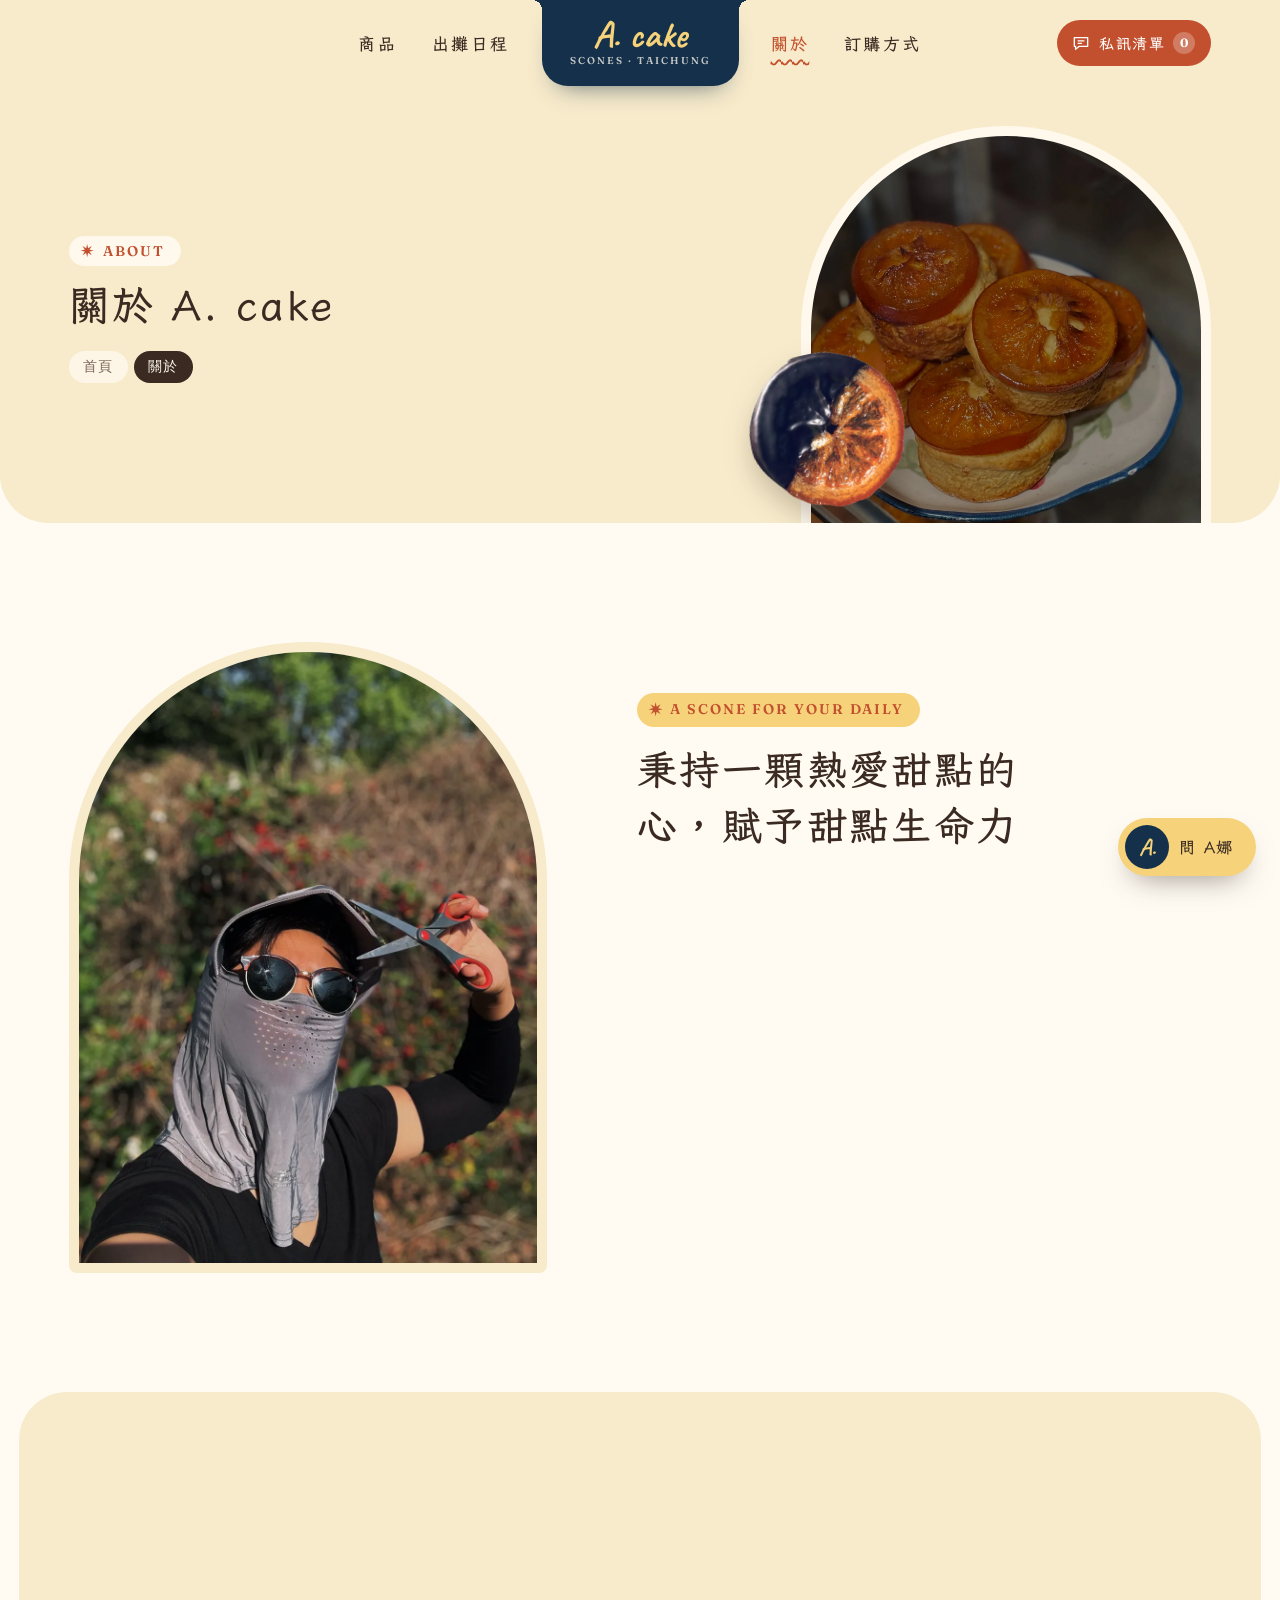
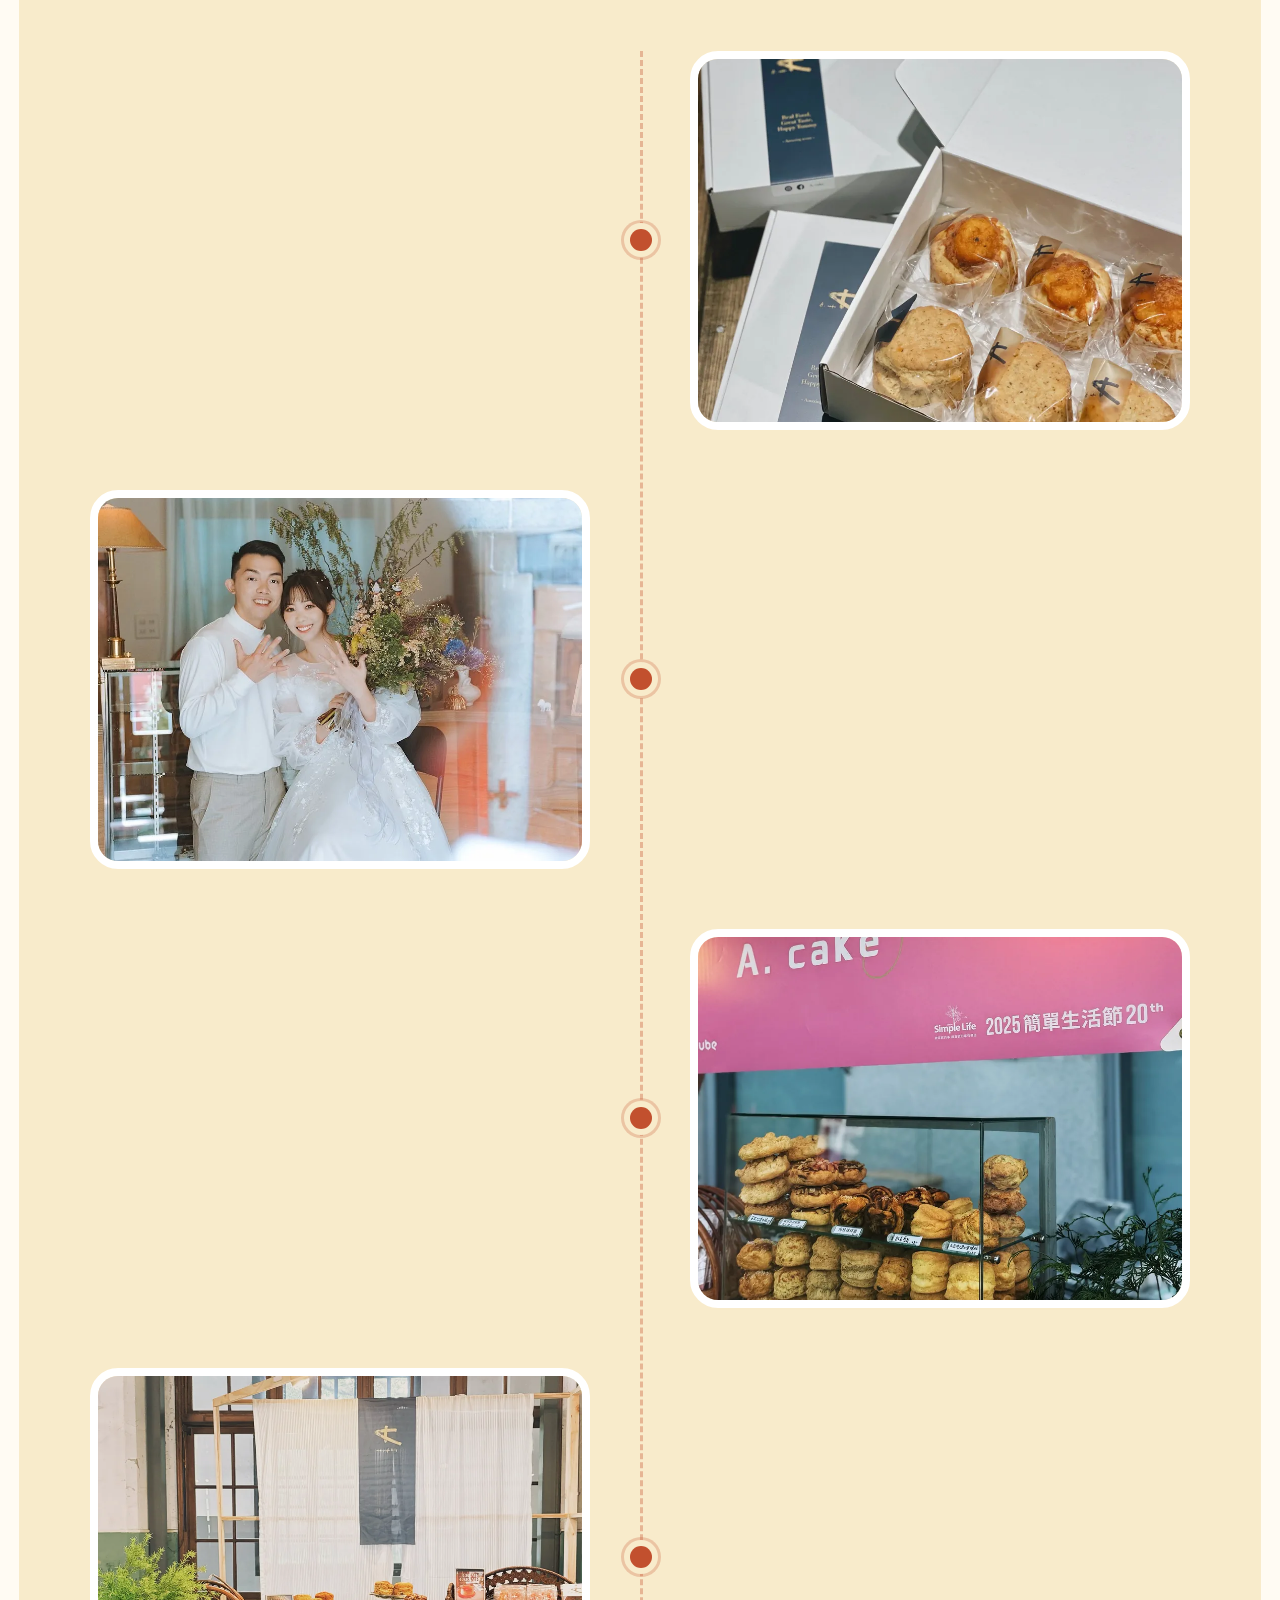
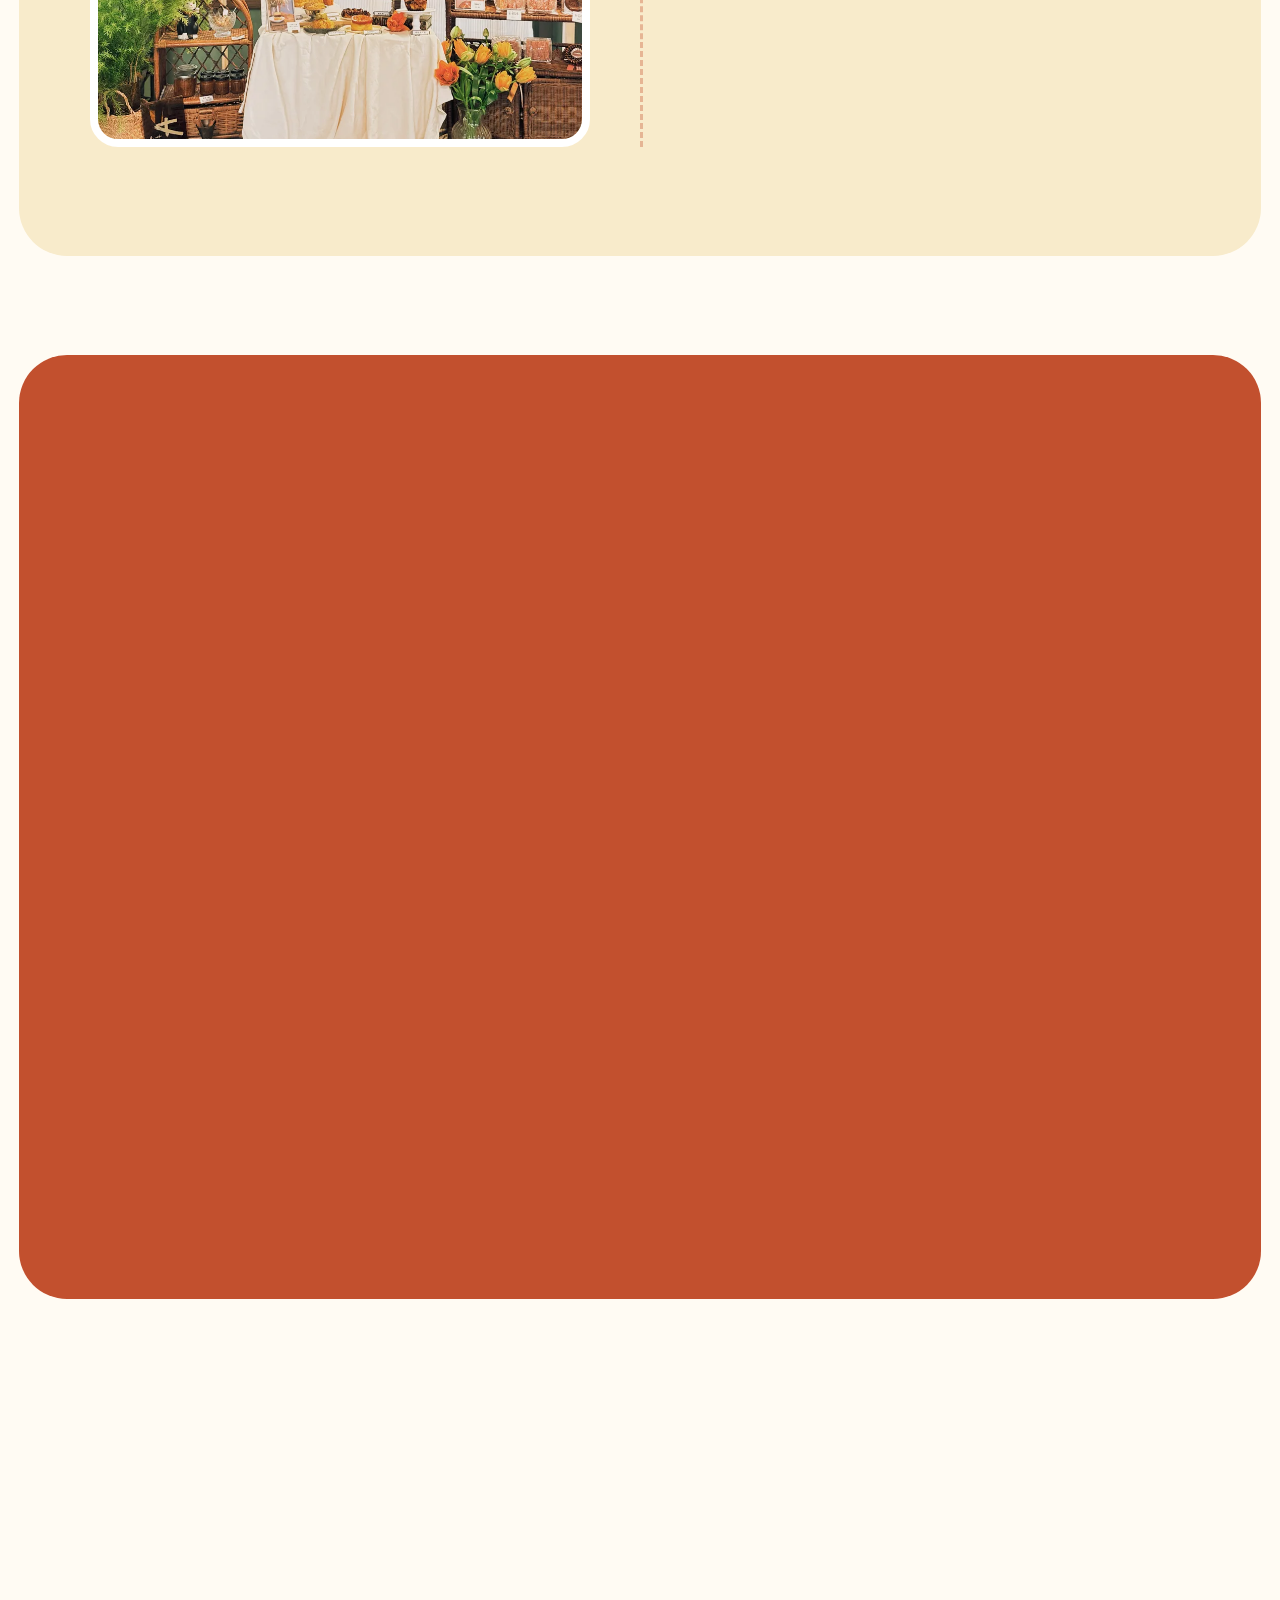
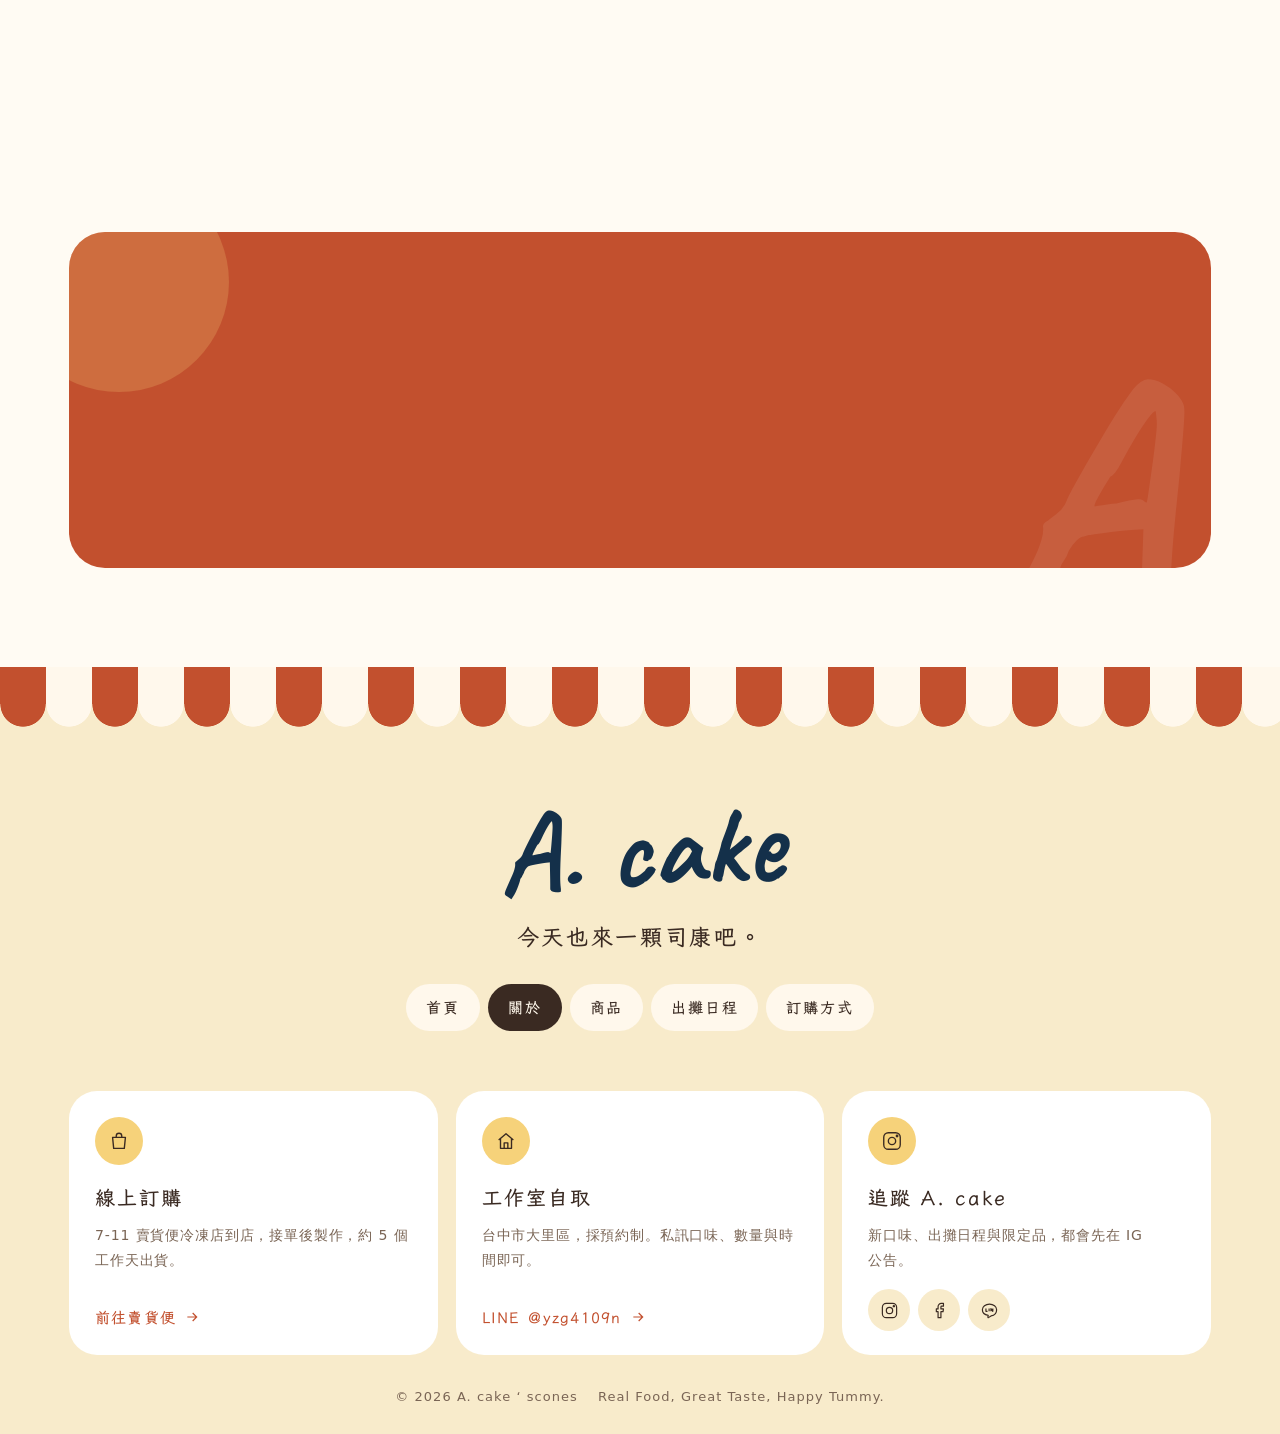
<file: html/about.html>
<!DOCTYPE html>
<html lang="zh-Hant-TW">
<head>
	<meta charset="UTF-8">
	<meta http-equiv="X-UA-Compatible" content="IE=edge">
	<meta name="viewport" content="width=device-width, initial-scale=1.0">
	<!-- 內部預覽版：不讓搜尋引擎收錄，正式上線時刪掉這行，並恢復 robots.txt -->
	<meta name="robots" content="noindex, nofollow">
	<title>關於 A. cake｜台中一人司康工作室・2016 年至今｜A. cake ‘ scones</title>
	<!-- Google Analytics（GA4）：拿到評估 ID 後再加上 -->
	<link rel="preload" as="image" href="../image/acake/p_orange.webp" media="(min-width: 769px)" fetchpriority="high">
	<link rel="preload" as="image" href="../image/acake/960/p_orange.webp" media="(max-width: 768px)" fetchpriority="high">
	<link rel="icon" href="../image/icon/icon-48.png" sizes="48x48" type="image/png">
	<link rel="icon" href="../image/icon/icon-96.png" sizes="96x96" type="image/png">
	<link rel="icon" href="../image/icon/icon-192.png" sizes="192x192" type="image/png">
	<link rel="apple-touch-icon" href="../image/icon/icon-180.png">
	<meta name="description" content="A. cake 是 A娜 的一人司康工作室，2016 年從台中開始，以天然蔬果入味、接單現做，帶著司康走遍全台市集。">
	<link rel="canonical" href="https://po8621l124.github.io/acake999/html/about.html">
	<meta property="og:type" content="website">
	<meta property="og:site_name" content="A. cake ‘ scones">
	<meta property="og:locale" content="zh_TW">
	<meta property="og:title" content="關於 A. cake｜台中一人司康工作室">
	<meta property="og:description" content="2016 年從台中開始，以天然蔬果入味、接單現做，帶著司康走遍全台市集。">
	<meta property="og:url" content="https://po8621l124.github.io/acake999/html/about.html">
	<meta property="og:image" content="https://po8621l124.github.io/acake999/image/acake/og.jpg">
	<meta name="twitter:card" content="summary_large_image">
    <link rel="preconnect" href="https://fonts.googleapis.com">
    <link rel="preconnect" href="https://fonts.gstatic.com" crossorigin>
    <link rel="stylesheet" href="https://fonts.googleapis.com/css2?family=Caveat:wght@700&family=Fraunces:opsz,wght@9..144,500;9..144,600;9..144,700&family=LXGW+WenKai+TC:wght@400;700&display=swap" media="print" onload="this.media='all'"><noscript><link rel="stylesheet" href="https://fonts.googleapis.com/css2?family=Caveat:wght@700&family=Fraunces:opsz,wght@9..144,500;9..144,600;9..144,700&family=LXGW+WenKai+TC:wght@400;700&display=swap"></noscript>
    <link rel="stylesheet" href="../css/ac_common.css">
<style>
/* ===== 關於 aca_ ===== */

/* b 品牌故事 */
.aca_b{padding: calc(var(--pdy) * 1.2) var(--pdx);}
.aca_b01{max-width: 1400px;margin: auto;display: grid;grid-template-columns: minmax(0, 5fr) minmax(0, 6fr);gap: 50px clamp(40px, 7vw, 130px);align-items: center;}
.aca_b01 > figure{border-radius: 999px 999px 32px 32px;overflow: hidden;border: 10px solid var(--color-bg2) !important;}
.aca_b01 > figure img{width: 100%;height: auto;}
.aca_b01_r{display: flex;flex-direction: column;gap: 22px;}
.hs_box .aca_b01_r > p{line-height: 2.1;}
.hs_box .aca_b_lead{font-family: var(--Kaifont);font-weight: 700;font-size: var(--f24);letter-spacing: .08em;line-height: 1.8;color: var(--color-Main);}

/* c 時間軸 */
.aca_c{padding: var(--pdy) var(--pdx) calc(var(--pdy) * 1.1);background: var(--color-bg2);border-radius: 48px;margin: 0 clamp(0px, 1.5vw, 24px);}
.aca_c01{max-width: 1100px;margin: auto;}
.aca_c02{position: relative;margin-top: 56px;display: flex;flex-direction: column;gap: 60px;}
.aca_c02::before{content: '';position: absolute;left: 50%;top: 0;bottom: 0;border-left: 3px dashed rgba(194,80,46,.35);}
.aca_c02 > li{position: relative;display: grid;grid-template-columns: 1fr 1fr;gap: 0 100px;align-items: center;}
.aca_c02 > li::before{content: '';position: absolute;left: 50%;top: 50%;width: 22px;height: 22px;margin: -11px 0 0 -10px;border-radius: 50%;background: var(--color-Main);box-shadow: 0 0 0 6px var(--color-bg2), 0 0 0 9px rgba(194,80,46,.25);}
.aca_c02 > li:nth-child(even){direction: rtl;}
.aca_c02 > li:nth-child(even) > *{direction: ltr;}
.aca_c02 figure{border-radius: 28px;overflow: hidden;border: 8px solid #fff !important;}
.aca_c02 figure img{width: 100%;height: auto;aspect-ratio: 4 / 3;object-fit: cover;}
.aca_c02_txt{display: flex;flex-direction: column;align-items: flex-start;gap: 6px;}
.hs_box .aca_c02_txt b{display: inline-block;padding: 2px 18px;border-radius: 40px;background: var(--color-Main);font-family: var(--Fraufont);font-weight: 700;font-size: var(--f24);line-height: 1.6;letter-spacing: .02em;color: #fff;}
.hs_box .aca_c02_txt h3{font-family: var(--Kaifont);font-weight: 700;font-size: var(--f26);letter-spacing: .1em;line-height: 1.6;margin-top: 8px;}
.hs_box .aca_c02_txt p{color: var(--colorText-sub);}

/* d 堅持：陶土紅區塊 */
.aca_d{padding: calc(var(--pdy) * 1.1) var(--pdx);background: var(--color-Main);border-radius: 48px;margin: var(--pdy) clamp(0px, 1.5vw, 24px) 0;}
.aca_d01{max-width: 1400px;margin: auto;}
.aca_d02{display: grid;grid-template-columns: repeat(3, 1fr);gap: 24px;margin-top: 46px;}
.aca_d02 li{display: flex;flex-direction: column;align-items: flex-start;gap: 8px;padding: 12px 12px 30px;border-radius: 28px;background: var(--colorText-whi);}
.aca_d02 figure{width: 100%;border-radius: 999px 999px 18px 18px;overflow: hidden;margin-bottom: 14px;}
.aca_d02 figure img{width: 100%;height: auto;aspect-ratio: 4 / 4.2;object-fit: cover;}
.aca_d02 li > :not(figure){margin: 0 14px;}
.hs_box .aca_d02 em{font-family: var(--Fraufont);font-weight: 600;font-size: 13px;letter-spacing: .14em;text-transform: uppercase;color: var(--color-Main);}
.hs_box .aca_d02 h3{font-family: var(--Kaifont);font-weight: 700;font-size: var(--f24);letter-spacing: .1em;line-height: 1.5;}
.hs_box .aca_d02 p{color: var(--colorText-sub);}

/* e 給 A 粉的話：對話泡泡 */
.aca_e{padding: calc(var(--pdy) * 1.2) var(--pdx);}
.aca_e01{max-width: 860px;margin: auto;display: flex;flex-direction: column;align-items: center;gap: 26px;text-align: center;}
.aca_e01 blockquote{position: relative;padding: clamp(34px, 5vw, 60px) clamp(24px, 5vw, 70px);border-radius: 40px;background: var(--color-butter);}
.aca_e01 blockquote::after{content: '';position: absolute;left: 50%;bottom: -18px;width: 36px;height: 36px;margin-left: -18px;background: var(--color-butter);border-radius: 0 0 8px 0;transform: rotate(45deg);}
.hs_box .aca_e01 blockquote p{font-family: var(--Kaifont);font-weight: 700;font-size: var(--f26);letter-spacing: .08em;line-height: 1.9;}
.hs_box .aca_e_sign{font-family: var(--Cavfont);font-size: var(--f40);line-height: 1;color: var(--color-Main);margin-top: 10px;}

/* --- Media Queries --- */
@media (max-width: 1440px) {
}
@media (max-width: 1024px) {
    .aca_c02 > li{gap: 0 70px;}
    .aca_d02{gap: 14px;margin-top: 36px;}
    .aca_d02 li{padding: 10px 10px 24px;border-radius: 24px;}
    .aca_d02 li > :not(figure){margin: 0 10px;}
    .hs_box .aca_d02 h3{font-size: var(--f20);}
    .hs_box .aca_d02 p{font-size: var(--f14);}
}
@media (max-width: 992px) {
    .aca_b01{grid-template-columns: 1fr;}
    .aca_b01 > figure{max-width: 480px;}
}
@media (max-width: 768px) {
    .aca_c, .aca_d{border-radius: 32px;}
    .aca_c02{gap: 44px;}
    .aca_c02::before{left: 10px;}
    .aca_c02 > li, .aca_c02 > li:nth-child(even){grid-template-columns: 1fr;gap: 16px;padding-left: 40px;direction: ltr;}
    .aca_c02 > li::before{left: 10px;top: 10px;margin-top: 0;}
    .aca_c02 > li figure{order: 2;}
    /* 堅持：改成左圖右文的橫向卡片，上下排列 */
    .aca_d02{grid-template-columns: 1fr;gap: 12px;}
    .aca_d02 li{display: grid;grid-template-columns: 150px minmax(0, 1fr);grid-template-rows: auto auto 1fr;align-items: start;gap: 2px 20px;padding: 10px 20px 10px 10px;}
    .aca_d02 figure{grid-row: 1 / -1;margin: 0;}
    .aca_d02 figure img{aspect-ratio: 1 / 1.1;}
    .aca_d02 li > :not(figure){margin: 0;}
    .aca_d02 em{margin-top: 10px;}
}
@media (max-width: 576px) {
    .aca_e01 blockquote{border-radius: 28px;}
}
@media (max-width: 480px) {
    .aca_d02 li{grid-template-columns: 96px minmax(0, 1fr);gap: 0 14px;padding: 8px 14px 12px 8px;border-radius: 20px;}
    .aca_d02 figure{border-radius: 999px 999px 14px 14px;}
    .aca_d02 em{margin-top: 4px;}
    .hs_box .aca_d02 em{font-size: 11px;}
    .hs_box .aca_d02 h3{font-size: var(--f18);}
    .hs_box .aca_d02 p{font-size: 13px;line-height: 1.75;}
}
@media (max-width: 380px) {
    .aca_d02 li{grid-template-columns: 1fr;}
    .hs_box .aca_d02 em{margin: 15px 0 0;}
}
</style>
</head>
<body>

<script src="../js/ac_layout.js" data-part="header"></script>

<div class="hs_box">
<main id="main">

    <section class="ac_banner" style="--bn_img:url(../image/acake/p_orange.webp);--bn_pos:center 50%;--bn_img_m:url(../image/acake/960/p_orange.webp);--bn_pos_m:center;--bn_deco:url(../image/acake/deco/orangechoc.webp)">
        <div class="ac_banner_bg"></div>
        <div class="ac_banner_in">
            <div data-animate-in="up">
                <div class="ac_en">About</div>
                <h1>關於 A. cake</h1>
            </div>
            <ol class="ac_crumb" data-animate-in="up"><li><a href="index.html">首頁</a></li><li><span>關於</span></li></ol>
        </div>
    </section>

    <section class="aca_b">
        <div class="aca_b01">
            <figure><img src="../image/acake/a_farmer.webp" srcset="../image/acake/480/a_farmer.webp 480w, ../image/acake/960/a_farmer.webp 960w, ../image/acake/a_farmer.webp 1440w" sizes="(max-width: 992px) 90vw, 40vw" alt="A娜 在桑園採收桑椹" width="1440" height="1920" loading="lazy"></figure>
            <article class="aca_b01_r">
                <div class="ac_title" data-animate-in="left">
                    <div class="ac_en">A Scone for Your Daily</div>
                    <h2>秉持一顆熱愛甜點的心，<span class="ac_s">賦予甜點生命力</span></h2>
                </div>
                <p class="aca_b_lead" data-animate-in="up">A. cake 是一間司康專門店，<span class="ac_s">也是 A娜 一個人的工作室。</span></p>
                <p data-animate-in="up">從採買、備料、熬果醬、烤司康，到開車載著玻璃櫃到全台各地擺攤，都是 A娜 自己來。我們想分享的是：吃司康可以是一件日常的事，讓它慢慢漫延到更多人的生活裡。</p>
                <p data-animate-in="up">我們以天然蔬果素材入味，用最純粹的方式呈現甜點的溫度。Real Food, Great Taste, Happy Tummy——吃得開心、吃得安心，是我們最愛的魔法。</p>
            </article>
        </div>
    </section>

    <section class="aca_c">
        <div class="aca_c01">
            <div class="ac_title cen" data-animate-in="down">
                <div class="ac_en">Our Journey</div>
                <h2>走到第十年</h2>
            </div>
            <ol class="aca_c02">
                <li>
                    <div class="aca_c02_txt" data-animate-in="left"><b>2016</b><h3>從台中開始</h3><p>A. cake 在台中誕生，從一顆英式司康開始，慢慢累積出近 30 種口味。</p></div>
                    <figure><img src="../image/acake/960/p_box.webp" alt="單獨包裝的司康禮盒" width="960" height="960" loading="lazy"></figure>
                </li>
                <li>
                    <div class="aca_c02_txt" data-animate-in="right"><b>小巷店</b><h3>陽光灑進來的小店</h3><p>西區的小巷店，陽光透過玻璃窗灑進來。除了司康，也曾是活動場地、主題包場與新人拍攝的地方。</p></div>
                    <figure><img src="../image/acake/a_shop.webp" alt="小巷店裡拍攝婚紗的新人" width="1043" height="694" loading="lazy"></figure>
                </li>
                <li>
                    <div class="aca_c02_txt" data-animate-in="left"><b>Markets</b><h3>帶著司康走遍全台</h3><p>以大里工作室為據點，從灰熊綠展的森林、好好手感微笑市集，到松菸的 FOR STOCKISTS EXHIBITION，一場一場把司康帶到大家面前。</p></div>
                    <figure><img src="../image/acake/960/m_simple.webp" alt="簡單生活節的 A. cake 攤位" width="960" height="960" loading="lazy"></figure>
                </li>
                <li>
                    <div class="aca_c02_txt" data-animate-in="right"><b>2026</b><h3>十週年</h3><p>A. cake 迎來 10 週年。謝謝每一位回購、每一句鼓勵，陪著 A. cake 一起走到每一天。</p></div>
                    <figure><img src="../image/acake/960/m_stockists.webp" alt="FOR STOCKISTS EXHIBITION 展場的 A. cake 攤位" width="960" height="1280" loading="lazy"></figure>
                </li>
            </ol>
        </div>
    </section>

    <section class="aca_d">
        <div class="aca_d01">
            <div class="ac_title whi cen" data-animate-in="down">
                <div class="ac_en">What We Care</div>
                <h2>一顆司康裡的堅持</h2>
            </div>
            <ul class="aca_d02">
                <li data-animate-in="up">
                    <figure><img src="../image/acake/480/a_pick.webp" alt="剛採收的桑椹" width="480" height="640" loading="lazy"></figure>
                    <em>Real Food</em><h3>天然蔬果入味</h3>
                    <p>每年四月親自到桑園採收、挑果，熬成桑椹果醬；香吉士、綜合莓果果醬也都是自家熬煮。</p>
                </li>
                <li data-animate-in="up">
                    <figure><img src="../image/acake/480/p_orange.webp" alt="蜜漬橙片司康" width="480" height="480" loading="lazy"></figure>
                    <em>Slow Made</em><h3>花時間照顧食材</h3>
                    <p>一批蜜漬橙片要照顧八天；辣起司用的七味粉，是請朋友從日本帶回的八幡屋礒五郎。</p>
                </li>
                <li data-animate-in="up">
                    <figure><img src="../image/acake/480/m_coffee.webp" alt="市集攤位上的司康" width="480" height="640" loading="lazy"></figure>
                    <em>Made to Order</em><h3>接單現做，單獨包裝</h3>
                    <p>司康都在接單後才開始製作，每顆單獨包裝，冷凍保存、回烤即食，送禮也體面。</p>
                </li>
            </ul>
        </div>
    </section>

    <section class="aca_e">
        <div class="aca_e01">
            <blockquote data-animate-in="up"><p>能一路走到現在，最大的力量來自你們。<span class="ac_s">在最迷惘的時候，</span><span class="ac_s">每每感受到被需要，</span><span class="ac_s">也提醒自己不能輕易放棄。</span></p></blockquote>
            <span class="aca_e_sign" data-animate-in="up">—  A. cake</span>
        </div>
    </section>

    <section class="ac_cta">
        <div class="ac_cta_in">
            <div class="ac_title whi cen" data-animate-in="down">
                <div class="ac_en">Taste It</div>
                <h2>來嚐一顆 A. cake 的司康</h2>
            </div>
            <div class="ac_btns" data-animate-in="up">
                <a class="ac_btn gold fill" href="products.html#menu"><span>看商品</span><i></i></a>
                <a class="ac_btn gold" href="markets.html"><span>出攤日程</span><i></i></a>
            </div>
        </div>
    </section>

</main>

<script src="../js/ac_layout.js" data-part="footer"></script>
</div>

<script src="../js/scrollfade.js"></script>
<script src="../js/ac_common.js"></script>
</body>
</html>
</file>
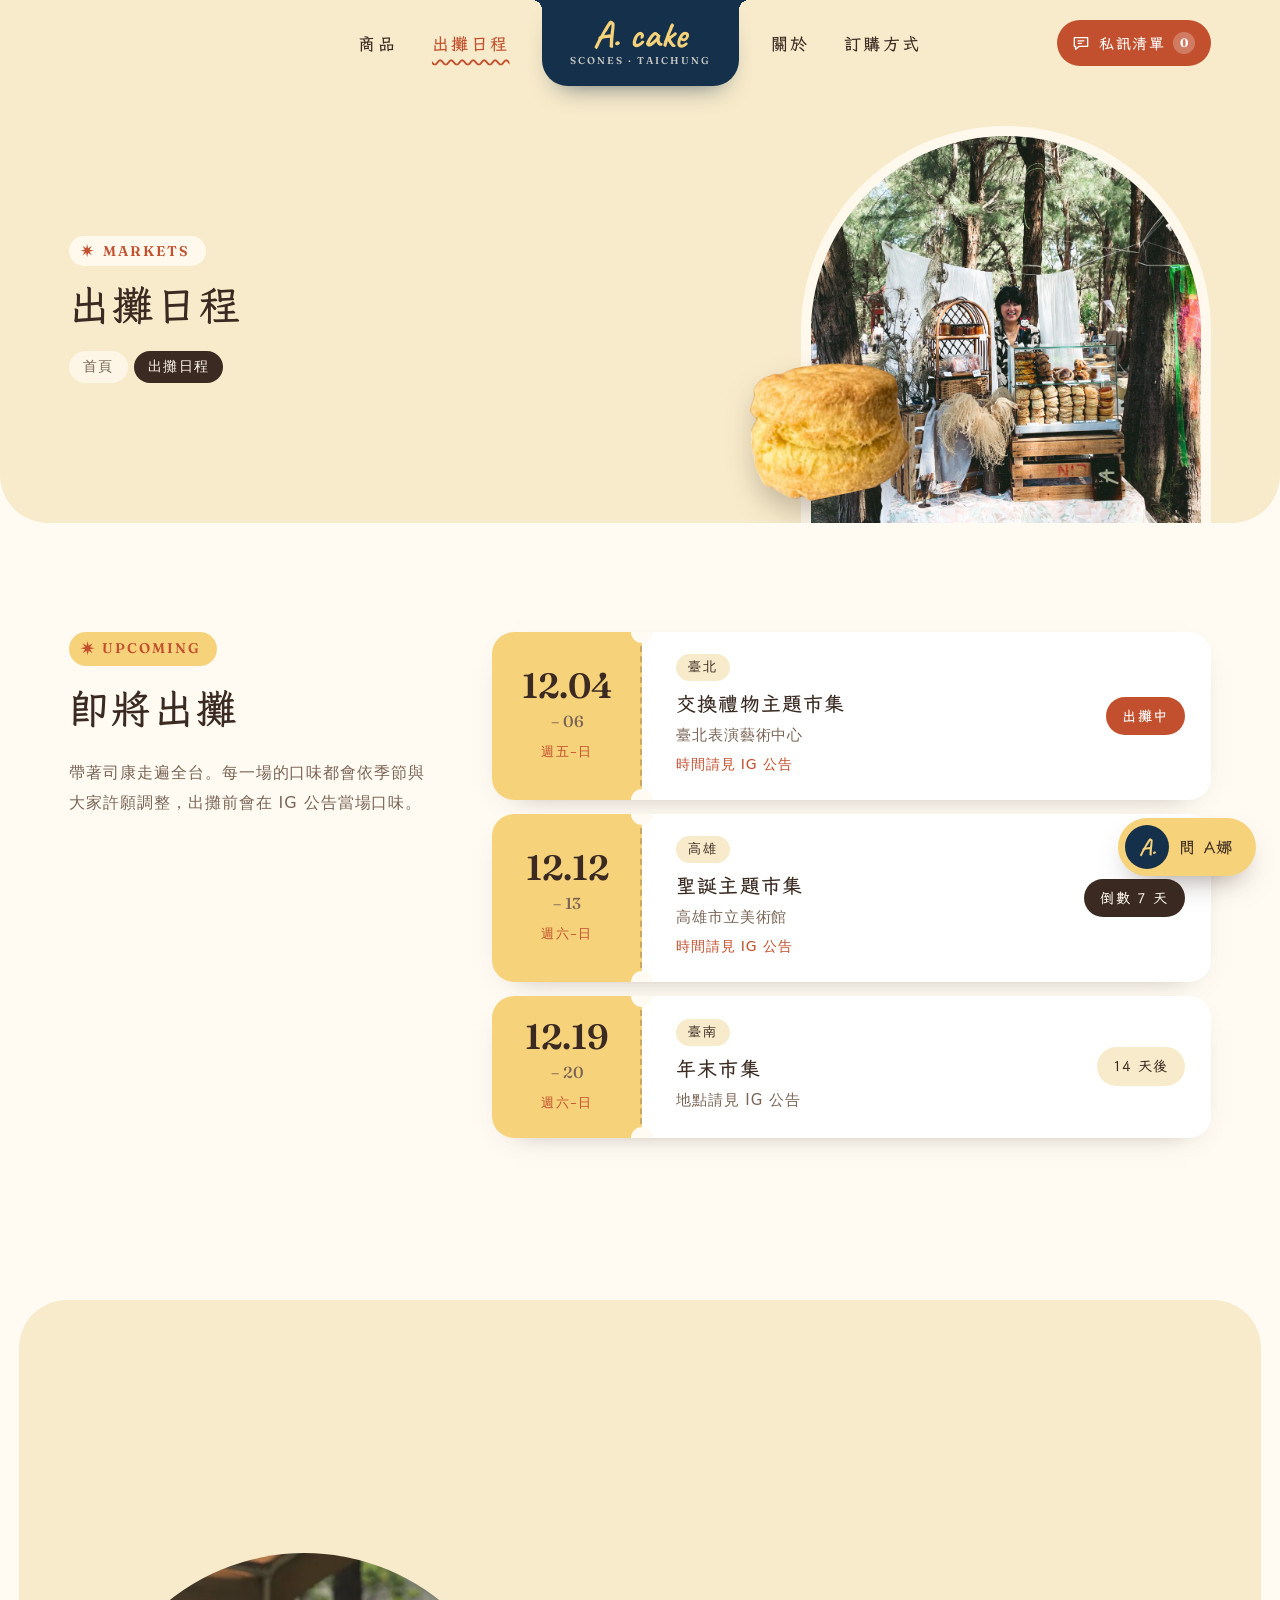
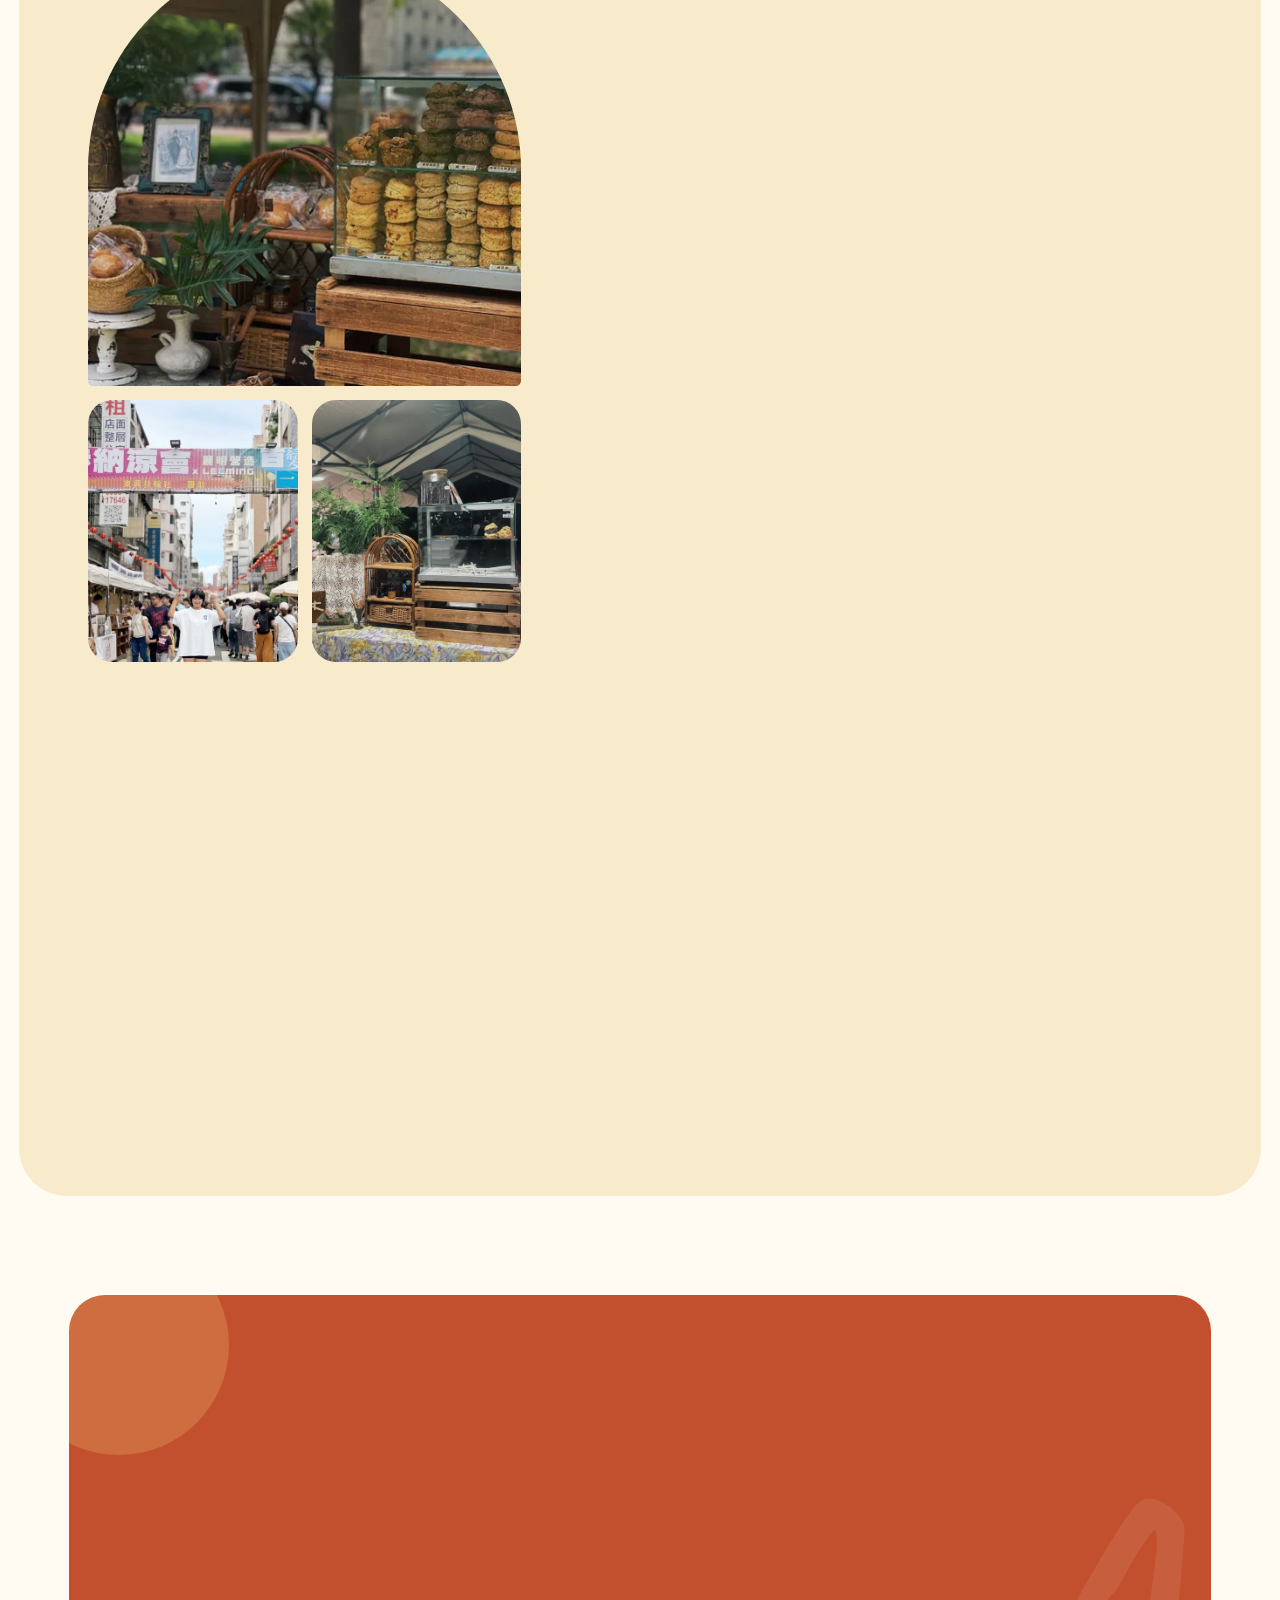
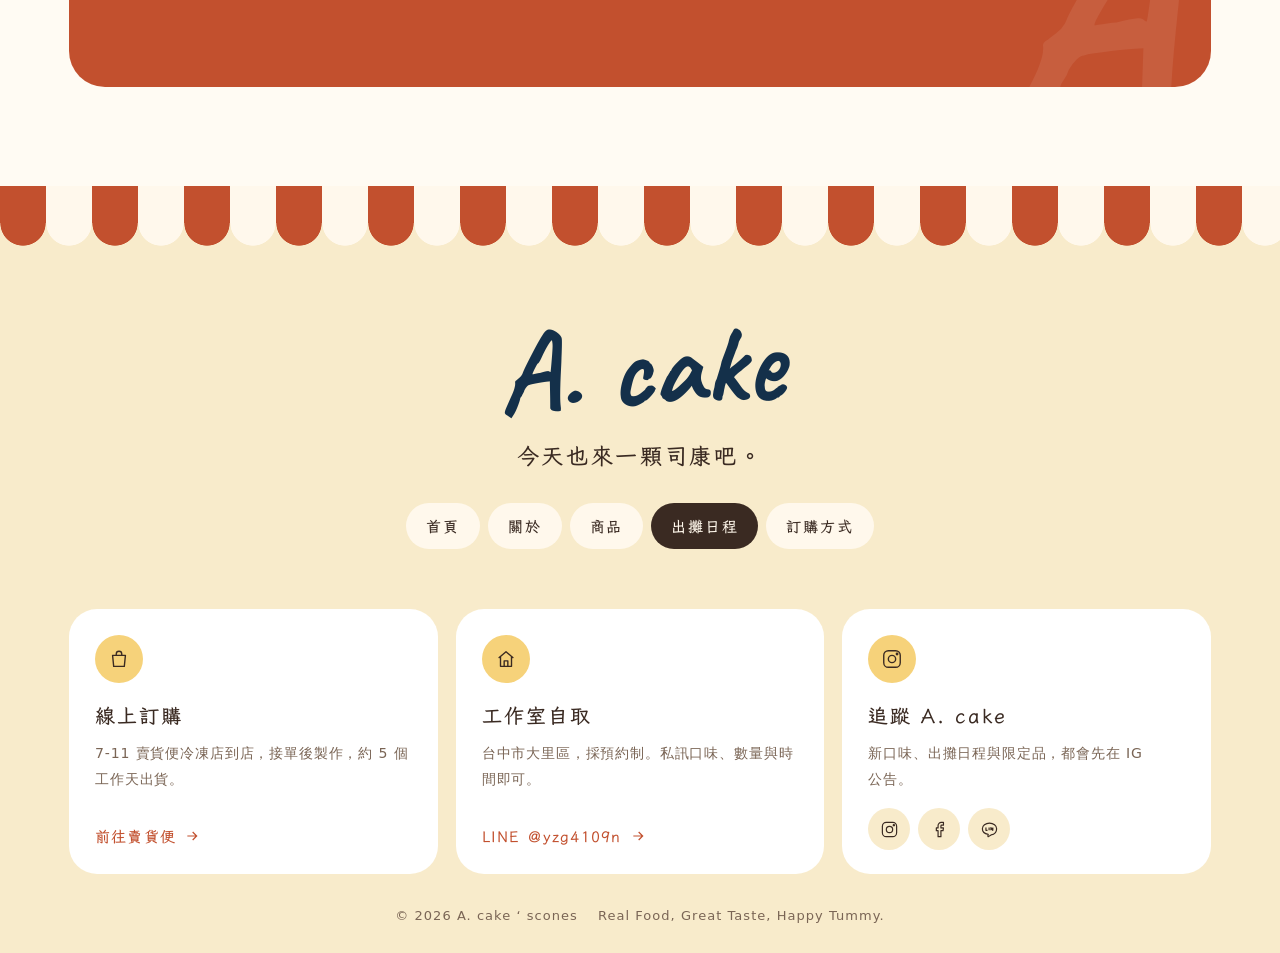
<file: html/markets.html>
<!DOCTYPE html>
<html lang="zh-Hant-TW">
<head>
	<meta charset="UTF-8">
	<meta http-equiv="X-UA-Compatible" content="IE=edge">
	<meta name="viewport" content="width=device-width, initial-scale=1.0">
	<!-- 內部預覽版：不讓搜尋引擎收錄，正式上線時刪掉這行，並恢復 robots.txt -->
	<meta name="robots" content="noindex, nofollow">
	<title>出攤日程｜全台市集司康攤位・現場預留｜A. cake 台中司康</title>
	<!-- Google Analytics（GA4）：拿到評估 ID 後再加上 -->
	<link rel="preload" as="image" href="../image/acake/h_forest.webp" media="(min-width: 769px)" fetchpriority="high">
	<link rel="preload" as="image" href="../image/acake/960/m_stockists.webp" media="(max-width: 768px)" fetchpriority="high">
	<link rel="icon" href="../image/icon/icon-48.png" sizes="48x48" type="image/png">
	<link rel="icon" href="../image/icon/icon-96.png" sizes="96x96" type="image/png">
	<link rel="icon" href="../image/icon/icon-192.png" sizes="192x192" type="image/png">
	<link rel="apple-touch-icon" href="../image/icon/icon-180.png">
	<meta name="description" content="A. cake 近期出攤日程：台中、台南、彰化、台北、高雄等地市集。出攤前私訊口味、數量、姓名與電話，即可先預留司康。">
	<link rel="canonical" href="https://po8621l124.github.io/acake999/html/markets.html">
	<meta property="og:type" content="website">
	<meta property="og:site_name" content="A. cake ‘ scones">
	<meta property="og:locale" content="zh_TW">
	<meta property="og:title" content="出攤日程｜A. cake 台中司康">
	<meta property="og:description" content="全台市集出攤日程，出攤前私訊即可先預留司康。">
	<meta property="og:url" content="https://po8621l124.github.io/acake999/html/markets.html">
	<meta property="og:image" content="https://po8621l124.github.io/acake999/image/acake/og.jpg">
	<meta name="twitter:card" content="summary_large_image">
    <link rel="preconnect" href="https://fonts.googleapis.com">
    <link rel="preconnect" href="https://fonts.gstatic.com" crossorigin>
    <link rel="stylesheet" href="https://fonts.googleapis.com/css2?family=Caveat:wght@700&family=Fraunces:opsz,wght@9..144,500;9..144,600;9..144,700&family=LXGW+WenKai+TC:wght@400;700&display=swap" media="print" onload="this.media='all'"><noscript><link rel="stylesheet" href="https://fonts.googleapis.com/css2?family=Caveat:wght@700&family=Fraunces:opsz,wght@9..144,500;9..144,600;9..144,700&family=LXGW+WenKai+TC:wght@400;700&display=swap"></noscript>
    <link rel="stylesheet" href="../css/ac_common.css">
<style>
/* ===== 出攤日程 acm_ ===== */

/* b 即將出攤（票根列表） */
.acm_b{padding: calc(var(--pdy) * 1.1) var(--pdx) var(--pdy);}
.acm_b01{max-width: 1400px;margin: auto;display: grid;grid-template-columns: minmax(0, 4fr) minmax(0, 8fr);gap: 40px clamp(40px, 5vw, 90px);align-items: start;}
.acm_b01_l{position: sticky;top: 120px;display: flex;flex-direction: column;align-items: flex-start;gap: 22px;}
.hs_box .acm_b01_l > p{color: var(--colorText-sub);}
.acm_tip{align-self: stretch;padding: 24px 26px;border-radius: 24px;background: var(--color-bg2);display: flex;flex-direction: column;gap: 10px;}
.hs_box .acm_tip b{font-family: var(--Kaifont);font-weight: 700;font-size: var(--f20);letter-spacing: .1em;}
.acm_tip ol{counter-reset: tp;display: flex;flex-direction: column;gap: 6px;}
.hs_box .acm_tip li{counter-increment: tp;display: flex;gap: 10px;font-size: var(--f15);}
.hs_box .acm_tip li::before{content: counter(tp);flex: none;width: 24px;height: 24px;margin-top: 3px;border-radius: 50%;background: var(--color-Main);color: #fff;font-family: var(--Fraufont);font-weight: 700;font-size: 13px;line-height: 24px;text-align: center;}
.hs_box .acm_tip small{font-size: var(--f14);color: var(--colorText-sub);}
.acm_up .ac_mk{background: #fff;box-shadow: 0 10px 30px -24px rgba(var(--rgb_cocoa),.7);}
.hs_box .acm_none{padding: 30px;border-radius: 22px;background: var(--color-bg2);color: var(--colorText-sub);}

/* c 走過的市集 */
.acm_c{padding: calc(var(--pdy) * 1.1) var(--pdx);background: var(--color-bg2);border-radius: 48px;margin: 0 clamp(0px, 1.5vw, 24px) var(--pdy);}
.acm_c01{max-width: 1400px;margin: auto;}
.acm_c01_head{display: flex;justify-content: space-between;align-items: flex-end;gap: 24px;flex-wrap: wrap;margin-bottom: 40px;}
.hs_box .acm_c01_head > p{max-width: 460px;color: var(--colorText-sub);}
.acm_c02{display: grid;grid-template-columns: minmax(0, 5fr) minmax(0, 7fr);gap: 40px clamp(40px, 5vw, 90px);align-items: start;}
.acm_gal{position: sticky;top: 110px;display: grid;grid-template-columns: 1fr 1fr;gap: 14px;}
.acm_gal figure{border-radius: 24px;overflow: hidden;}
.acm_gal figure:first-child{grid-column: 1 / -1;border-radius: 999px 999px 24px 24px;}
.acm_gal img{width: 100%;height: auto;aspect-ratio: 4 / 5;object-fit: cover;}
.acm_gal figure:first-child img{aspect-ratio: 1 / 1;}
.acm_past{display: flex;flex-direction: column;gap: 8px;}
.acm_past li{display: grid;grid-template-columns: auto minmax(0, 1fr);gap: 2px 18px;align-items: center;padding: 14px 20px;border-radius: 18px;background: #fff;}
.acm_past li > :not(time){min-width: 0;}
.hs_box .acm_past time{grid-row: span 2;align-self: center;padding: 4px 12px;border-radius: 20px;background: var(--color-butter);font-family: var(--Fraufont);font-weight: 600;font-size: var(--f14);letter-spacing: .02em;white-space: nowrap;}
.hs_box .acm_past b{font-family: var(--Kaifont);font-weight: 700;font-size: var(--f16);letter-spacing: .06em;}
.hs_box .acm_past span{font-size: var(--f14);color: var(--colorText-sub);}

/* --- Media Queries --- */
@media (max-width: 1440px) {
}
@media (max-width: 1024px) {
    /* 照片改成清單上方一排三張，清單排兩欄 */
    .acm_c02{grid-template-columns: 1fr;gap: 20px;}
    .acm_gal{position: static;grid-template-columns: repeat(3, 1fr);gap: 12px;}
    .acm_gal figure:first-child{grid-column: auto;border-radius: 999px 999px 20px 20px;}
    .acm_gal figure{border-radius: 20px;}
    .acm_gal img, .acm_gal figure:first-child img{aspect-ratio: 4 / 3;}
    .acm_past{display: grid;grid-template-columns: repeat(2, 1fr);gap: 10px;}
    .acm_past li{grid-template-columns: 1fr;align-content: start;padding: 16px 18px;}
    .hs_box .acm_past time{grid-row: auto;justify-self: start;margin-bottom: 6px;}
}
@media (max-width: 992px) {
    .acm_b01{grid-template-columns: 1fr;}
    .acm_b01_l{position: static;}
}
@media (max-width: 768px) {
    .acm_c{border-radius: 32px;}
    .acm_gal img, .acm_gal figure:first-child img{aspect-ratio: 1 / 1;}
}
@media (max-width: 576px) {
    /* 清單單欄、緊湊：日期膠囊與名稱同一行 */
    .acm_past{grid-template-columns: 1fr;gap: 8px;}
    .acm_past li{grid-template-columns: auto minmax(0, 1fr);gap: 0 12px;padding: 12px 14px;border-radius: 16px;}
    .hs_box .acm_past time{grid-row: span 2;align-self: start;margin: 2px 0 0;padding: 3px 10px;font-size: 12px;}
    .hs_box .acm_past b{font-size: var(--f15);line-height: 1.6;}
    .hs_box .acm_past span{font-size: 13px;}
    .acm_gal{gap: 8px;}
    .acm_gal figure, .acm_gal figure:first-child{border-radius: 14px;}
    .acm_gal figure:first-child{border-radius: 999px 999px 14px 14px;}
}
@media (max-width: 480px) {
    .acm_tip{padding: 20px;}
    .acm_past li{grid-template-columns: 1fr;gap: 12px;}
}
@media (max-width: 380px) {
    .acm_past li{grid-template-columns: 1fr;}
    .hs_box .acm_past time{grid-row: auto;justify-self: start;margin-bottom: 4px;}
}
</style>
</head>
<body>

<script src="../js/ac_layout.js" data-part="header"></script>

<div class="hs_box">
<main id="main">

    <section class="ac_banner" style="--bn_img:url(../image/acake/h_forest.webp);--bn_pos:center 62%;--bn_img_m:url(../image/acake/960/m_stockists.webp);--bn_pos_m:center 40%;--bn_deco:url(../image/acake/deco/scone.webp)">
        <div class="ac_banner_bg"></div>
        <div class="ac_banner_in">
            <div data-animate-in="up">
                <div class="ac_en">Markets</div>
                <h1>出攤日程</h1>
            </div>
            <ol class="ac_crumb" data-animate-in="up"><li><a href="index.html">首頁</a></li><li><span>出攤日程</span></li></ol>
        </div>
    </section>

    <section class="acm_b" id="upcoming">
        <div class="acm_b01">
            <div class="acm_b01_l">
                <div class="ac_title" data-animate-in="left">
                    <div class="ac_en">Upcoming</div>
                    <h2>即將出攤</h2>
                </div>
                <p data-animate-in="up">帶著司康走遍全台。每一場的口味都會依季節與大家許願調整，出攤前會在 IG 公告當場口味。</p>
                <div class="acm_tip" data-animate-in="up">
                    <b>想吃的口味，先預留</b>
                    <ol><li>到 IG 看當場的口味清單</li><li>私訊「口味、數量、訂購姓名、電話」</li><li>到攤位報名字直接取</li></ol>
                    <small>市集若遇天候調整，以 IG 公告為準。</small>
                </div>
                <div class="ac_btns" data-animate-in="up">
                    <a class="ac_btn fill" href="order.html?pick=market#helper"><span>整理預留訊息</span><i></i></a>
                    <a class="ac_btn" href="https://www.instagram.com/acake999/" target="_blank" rel="noopener"><span>看 IG 公告</span><i></i></a>
                </div>
            </div>
            <div>
                <!-- 由 render.py 依 data/markets.json 產生；頁面會再依今天日期重排 -->
                <ul class="ac_mks acm_up" data-animate-in="up"><!--markets:upcoming-->
                <li class="ac_mk" data-start="2026-11-20" data-end="2026-11-22"><div class="ac_mk_date"><b>11.20</b><span>– 22</span><i>週五–日</i></div><div class="ac_mk_txt"><span class="ac_mk_city">臺南</span><h3>森之市｜2026 珈琲與花物語・第四回</h3><p>水交社眷村文化園區・12:00–18:00</p><small>免費入場</small></div><span class="ac_mk_when" aria-hidden="true"></span></li>
                <li class="ac_mk" data-start="2026-11-28" data-end="2026-11-29"><div class="ac_mk_date"><b>11.28</b><span>– 29</span><i>週六–日</i></div><div class="ac_mk_txt"><span class="ac_mk_city">彰化</span><h3>森之市｜2026 香菜市集</h3><p>員林園・13:00–18:00</p><small>香菜主題・免費入場</small></div><span class="ac_mk_when" aria-hidden="true"></span></li>
                <li class="ac_mk" data-start="2026-12-04" data-end="2026-12-06"><div class="ac_mk_date"><b>12.04</b><span>– 06</span><i>週五–日</i></div><div class="ac_mk_txt"><span class="ac_mk_city">臺北</span><h3>交換禮物主題市集</h3><p>臺北表演藝術中心</p><small>時間請見 IG 公告</small></div><span class="ac_mk_when" aria-hidden="true"></span></li>
                <li class="ac_mk" data-start="2026-12-12" data-end="2026-12-13"><div class="ac_mk_date"><b>12.12</b><span>– 13</span><i>週六–日</i></div><div class="ac_mk_txt"><span class="ac_mk_city">高雄</span><h3>聖誕主題市集</h3><p>高雄市立美術館</p><small>時間請見 IG 公告</small></div><span class="ac_mk_when" aria-hidden="true"></span></li>
                <li class="ac_mk" data-start="2026-12-19" data-end="2026-12-20"><div class="ac_mk_date"><b>12.19</b><span>– 20</span><i>週六–日</i></div><div class="ac_mk_txt"><span class="ac_mk_city">臺南</span><h3>年末市集</h3><p>地點請見 IG 公告</p></div><span class="ac_mk_when" aria-hidden="true"></span></li>
            <!--/markets:upcoming--></ul>
                <p class="acm_none" hidden>下一檔市集還在安排中，請追蹤 IG 等最新公告。</p>
            </div>
        </div>
    </section>

    <section class="acm_c">
        <div class="acm_c01">
            <div class="acm_c01_head">
                <div class="ac_title" data-animate-in="left">
                    <div class="ac_en">Past Markets</div>
                    <h2>走過的市集</h2>
                </div>
                <p data-animate-in="up">從灰熊綠展的森林、松菸的展覽館，到高雄美術館的草地，謝謝每一位來攤位找 A. cake 的你。</p>
            </div>
            <div class="acm_c02">
                <div class="acm_gal">
                    <figure><img src="../image/acake/m_stall.webp" srcset="../image/acake/480/m_stall.webp 480w, ../image/acake/960/m_stall.webp 960w, ../image/acake/m_stall.webp 1440w" sizes="(max-width: 1024px) 33vw, 36vw" alt="A. cake 市集攤位的司康木櫃" width="1440" height="1440" loading="lazy"></figure>
                    <figure><img src="../image/acake/480/m_street.webp" alt="鈴蘭通街區市集" width="480" height="640" loading="lazy"></figure>
                    <figure><img src="../image/acake/480/m_island.webp" alt="市集攤位一角" width="480" height="640" loading="lazy"></figure>
                </div>
                <ol class="acm_past" data-animate-in="up"><!--markets:past-->
                <li data-start="2026-11-13" data-end="2026-11-15"><time datetime="2026-11-13">2026.11.13 – 15</time><b>FOR STOCKISTS EXHIBITION（東京）首度來臺</b><span>臺北・松山文創園區 北向製菸工廠</span></li>
                <li data-start="2026-11-06" data-end="2026-11-08"><time datetime="2026-11-06">2026.11.06 – 08</time><b>灰熊綠展｜秋天裡。海精靈の呢喃</b><span>苗栗・通霄海水浴場</span></li>
                <li data-start="2026-08-14" data-end="2026-08-16"><time datetime="2026-08-14">2026.8.14 – 16</time><b>野陶祭 YA TA FESTIVAL｜心田中的印記</b><span>彰化・穀倉起藝文創園區</span></li>
                <li data-start="2026-07-25" data-end="2026-07-26"><time datetime="2026-07-25">2026.7.25 – 26</time><b>小世界市集</b><span>臺中・臺灣民俗文物館</span></li>
                <li data-start="2026-06-27" data-end="2026-06-27"><time datetime="2026-06-27">2026.6.27</time><b>2026 歷史復活節</b><span>臺北・臺北記憶倉庫</span></li>
                <li data-start="2026-04-10" data-end="2026-04-12"><time datetime="2026-04-10">2026.4.10 – 12</time><b>好好手感微笑市集｜島國禮作 2026 島南</b><span>高雄・高雄市立美術館戶外廣場</span></li>
                <li data-start="2026-03-28" data-end="2026-03-29"><time datetime="2026-03-28">2026.3.28 – 29</time><b>森之市 Mori Market｜喫茶菓子</b><span>嘉義・嘉義文創園區</span></li>
                <li data-start="2026-02-27" data-end="2026-03-01"><time datetime="2026-02-27">2026.2.27 – 3.01</time><b>小蝸牛市集</b><span>臺北・松山文創園區</span></li>
                <li data-start="2026-01-17" data-end="2026-01-18"><time datetime="2026-01-17">2026.1.17 – 18</time><b>良の日</b><span>高雄・高雄市立美術館廣場</span></li>
                <li data-start="2026-01-10" data-end="2026-01-11"><time datetime="2026-01-10">2026.1.10 – 11</time><b>好好手感微笑市集</b><span>高雄・高雄市立美術館</span></li>
            <!--/markets:past--></ol>
            </div>
        </div>
    </section>

    <section class="ac_cta">
        <div class="ac_cta_in">
            <div class="ac_title whi cen" data-animate-in="down">
                <div class="ac_en">Can't Make It?</div>
                <h2>來不了市集，<span class="ac_s">司康也能寄到你身邊</span></h2>
            </div>
            <p class="cen" data-animate-in="up">7-11 冷凍店到店，全台門市都能取貨。</p>
            <div class="ac_btns" data-animate-in="up">
                <a class="ac_btn gold fill" href="https://myship.7-11.com.tw/general/detail/GM2601282916278" target="_blank" rel="noopener"><span>7-11 賣貨便</span><i></i></a>
                <a class="ac_btn gold" href="products.html#menu"><span>看商品</span><i></i></a>
            </div>
        </div>
    </section>

</main>

<script src="../js/ac_layout.js" data-part="footer"></script>
</div>

<script id="ac_markets" type="application/json"><!--markets:data-->[{"name":"森之市｜2026 珈琲與花物語・第四回","city":"臺南","place":"水交社眷村文化園區","start":"2026-11-20","end":"2026-11-22","hours":"12:00–18:00","note":"免費入場"},{"name":"森之市｜2026 香菜市集","city":"彰化","place":"員林園","start":"2026-11-28","end":"2026-11-29","hours":"13:00–18:00","note":"香菜主題・免費入場"},{"name":"交換禮物主題市集","city":"臺北","place":"臺北表演藝術中心","start":"2026-12-04","end":"2026-12-06","hours":"","note":"時間請見 IG 公告"},{"name":"聖誕主題市集","city":"高雄","place":"高雄市立美術館","start":"2026-12-12","end":"2026-12-13","hours":"","note":"時間請見 IG 公告"},{"name":"年末市集","city":"臺南","place":"地點請見 IG 公告","start":"2026-12-19","end":"2026-12-20","hours":"","note":""},{"name":"FOR STOCKISTS EXHIBITION（東京）首度來臺","city":"臺北","place":"松山文創園區 北向製菸工廠","start":"2026-11-13","end":"2026-11-15","hours":"11:00–18:00","note":"購票入場"},{"name":"灰熊綠展｜秋天裡。海精靈の呢喃","city":"苗栗","place":"通霄海水浴場","start":"2026-11-06","end":"2026-11-08","hours":"11:00–17:00","note":"購票入場"},{"name":"野陶祭 YA TA FESTIVAL｜心田中的印記","city":"彰化","place":"穀倉起藝文創園區","start":"2026-08-14","end":"2026-08-16","hours":"10:00–17:00","note":"主辦：灰熊綠展"},{"name":"小世界市集","city":"臺中","place":"臺灣民俗文物館","start":"2026-07-25","end":"2026-07-26","hours":"13:00–18:00","note":"榴槤杯子司康首發"},{"name":"2026 歷史復活節","city":"臺北","place":"臺北記憶倉庫","start":"2026-06-27","end":"","hours":"13:00–18:00","note":""},{"name":"好好手感微笑市集｜島國禮作 2026 島南","city":"高雄","place":"高雄市立美術館戶外廣場","start":"2026-04-10","end":"2026-04-12","hours":"13:00–19:00","note":"桑果夾心司康"},{"name":"森之市 Mori Market｜喫茶菓子","city":"嘉義","place":"嘉義文創園區","start":"2026-03-28","end":"2026-03-29","hours":"13:00–18:00","note":""},{"name":"小蝸牛市集","city":"臺北","place":"松山文創園區","start":"2026-02-27","end":"2026-03-01","hours":"12:00–17:00","note":""},{"name":"良の日","city":"高雄","place":"高雄市立美術館廣場","start":"2026-01-17","end":"2026-01-18","hours":"14:00–19:00","note":""},{"name":"好好手感微笑市集","city":"高雄","place":"高雄市立美術館","start":"2026-01-10","end":"2026-01-11","hours":"13:00–18:00","note":""}]<!--/markets:data--></script>
<script src="../js/scrollfade.js"></script>
<script src="../js/ac_common.js"></script>
<script>
    /* 依今天日期重新分成即將出攤／走過的市集 */
    (function () {
        var g = window.acMarkets(); if (!g) return;
        var up = document.querySelector('.acm_up');
        up.innerHTML = g.upcoming.map(window.acMkCard).join('');
        up.hidden = !g.upcoming.length;
        document.querySelector('.acm_none').hidden = g.upcoming.length > 0;
        document.querySelector('.acm_past').innerHTML = g.past.map(window.acMkRow).join('');
        window.acMarketWhen(up);
    })();
</script>
</body>
</html>
</file>
<file: css/ac_common.css>
@charset "UTF-8";
/* =========================================================
   A. CAKE 共通樣式（5 頁共用）
   - 視覺：奶油底、陶土紅、可可棕；圓角膠囊與拱門照片框
   - 固定區照 ex.html（已拿掉 reset module8）
   - 變數區 selector 改為 :root, .hs_box，讓 hs_box 外的 header / menu / 回頂按鈕也吃得到
   ========================================================= */

/*關鍵字*/
.key_words{height: 0; max-height: 0; overflow: hidden;}
.key_words h2, .key_words h3, .key_words h4, .key_words h5, .key_words h6{color: rgba(255,255,255,.0);}

html{scroll-behavior: smooth;}
/* 捲軸：細、古銅金滑塊、米白軌道（Chrome / Edge / Firefox 用標準屬性，Safari 用 ::-webkit-scrollbar） */
html{scrollbar-width: thin;scrollbar-color: rgba(194,80,46,.7) #FFFBF3;}
::-webkit-scrollbar{width: 10px;height: 10px;}
::-webkit-scrollbar-track{background: #FFFBF3;}
::-webkit-scrollbar-thumb{background: rgba(194,80,46,.7);border-radius: 10px;border: 3px solid #FFFBF3;}
::-webkit-scrollbar-thumb:hover{background: #C2502E;}
::-webkit-scrollbar-corner{background: #FFFBF3;}
body{margin: 0;background-color: #FFFBF3;}

.hs_box * { border:0; outline:none; text-decoration:none; padding:0; margin:0; list-style:none; box-sizing:border-box; max-width:100%;}
.hs_box{scroll-behavior: smooth;background-color: var(--color-bg);max-width: 2000px;margin: auto;contain: paint;}
.hs_box sub, .hs_box sup{vertical-align: unset;}
.hs_box i, .hs_box em , .hs_box dfn , .hs_box var{font-style: normal;}/*斜線標籤轉正*/
.hs_box table{border-spacing: 0px;border-collapse: collapse;}
.hs_box table td{border: 1px solid #000;}

/*Animations*/
[data-animate-in]{will-change: clip-path, transform, opacity, filter;}
[data-animate-in]:not([data-animate-in^="word-"], [data-animate-in="masklinear"], figure) { opacity: 0; transition: transform 1.6s ease, opacity 1.6s ease; position: relative;}
[data-animate-in]:is(figure) {position: relative;}
[data-animate-in]:is(figure)::before{content: '';width: var(--mask_w,40%);height: var(--mask_h,40%);position: absolute;top: var(--mask_pos_y,0);left: var(--mask_pos_x,0);transform: translate(calc(var(--mask_pos_x,0)*-1),calc(var(--mask_pos_y,0)*-1)); z-index: 0;background-color: var(--color-Main);transition: width .6s, height .6s, opacity .6s ease-in-out;opacity: 0;}
[data-animate-in].in-view:is(figure)::before{width: 100%;height: 100%;opacity: .3;}
[data-animate-in^="word-"]{opacity: 0;}
[data-animate-in]:has([data-animate-in^="word-"]){animation-delay: .2s !important;}
[data-animate-in="word-rotateX"].in-view{opacity: 0;transform: rotateX(100deg);transform-origin: 50% 110%;animation-timing-function: cubic-bezier(0.14, 1.23, 0.33, 1.16);animation: show-word .5s forwards, rotateX-word 1.5s forwards;}
[data-animate-in="word-focus"].in-view{animation: focus-word .8s cubic-bezier(0.550, 0.085, 0.680, 0.530) both;transform-origin: var(--origin_pos, left);}
[data-animate-in="word-scaleY"].in-view{animation: scaleY-word .8s forwards;transform: scaleY(1.5);opacity: 1;}
[data-animate-in="word-scaleX"].in-view{animation: scaleX-word .8s forwards;transform: scaleX(1.1);opacity: 1;transform-origin: var(--origin_pos,left);}
[data-animate-in="word-bounce"].in-view{animation: drop-bounce .8s both;}
[data-animate-in="word-up"].in-view{animation: up-focus .8s both;transform-origin: var(--origin_pos,left);opacity: 1;}
[data-animate-in="masklinear"] {-webkit-mask-image: linear-gradient(var(--mask_deg,90deg), rgb(0, 0, 0) 0%, rgb(0, 0, 0) 50%, rgba(0, 0, 0, 0) 100%);mask-image: linear-gradient(var(--mask_deg,90deg), rgb(0, 0, 0) 0%, rgb(0, 0, 0) 50%, rgba(0, 0, 0, 0) 100%);-webkit-mask-repeat: no-repeat;mask-repeat: no-repeat;-webkit-mask-size: 200% 100%;mask-size: 200% 100%;-webkit-mask-position: var(--mask_linear,200%) 0;mask-position: var(--mask_linear,200%) 0;}
[data-animate-in="masklinear"].in-view {opacity: 1;animation: mask-reveal 1.6s cubic-bezier(0.215, 0.610, 0.355, 1) forwards;}
[data-animate-in="up"] { transform: translate3d(0, 20%, 0);}/*由下往上*/
[data-animate-in="left"] { transform: translate3d(-15%, 0, 0);}/*由左往右*/
[data-animate-in="right"] { transform: translate3d(15%, 0, 0);}/*由右往左*/
[data-animate-in="down"] { transform: translate3d(0, -20%, 0);}/*由上往下*/
[data-animate-in="fadeIn"] { transform: translate3d(0, 0, 0);}/*淡入*/
[data-animate-in="scaleIn"] {transform: scale(.8);transform-origin: var(--origin_pos,left);}/*放大淡入*/
[data-animate-in]:not([data-animate-in^="word-"], figure).in-view { opacity: 1; transform:translate3d(0,0,0) rotate(0deg); -webkit-transform:translate3d(0,0,0) rotate(0); transition: transform .8s ease, opacity .8s ease;}
.fade-in { opacity: 0; transition: opacity .5s ease; }
/*Animations-end*/


:root, .hs_box{
    /* 基準不變：14px - 40px */
    --f_base: clamp(0.88rem, 2vw, 2.5rem);

    /* 優化後的比例系統：讓層級更明顯 */
    --s-xs: 0.75;
    --s-sm: 0.88;
    --s-md: 1.13;
    --s-lg: 1.50;
    --s-xl: 1.80;

    --f14: 0.88rem;
    --f15: clamp(0.88rem, calc(var(--f_base) * var(--s-xs)), 0.94rem); /* 14px-15px */
    --f16: clamp(0.88rem, calc(var(--f_base) * var(--s-xs)), 1.00rem); /* 14px-16px */
    --f18: clamp(0.94rem, calc(var(--f_base) * var(--s-sm)), 1.13rem); /* 15px-18px */
    --f20: clamp(1.06rem, calc(var(--f_base) * var(--s-sm)), 1.25rem); /* 17px-20px */
    --f22: clamp(1.06rem, calc(var(--f_base) * var(--s-md)), 1.38rem); /* 17px-22px */
    --f24: clamp(1.13rem, calc(var(--f_base) * var(--s-md)), 1.50rem); /* 20px-24px */
    --f26: clamp(1.13rem, calc(var(--f_base) * var(--s-md)), 1.63rem); /* 20px-26px */
    --f30: clamp(1.25rem, calc(var(--f_base) * var(--s-lg)), 1.88rem); /* 24px-30px */
    --f32: clamp(1.50rem, calc(var(--f_base) * var(--s-lg)), 2.00rem); /* 24px-32px */
    --f35: clamp(1.58rem, calc(var(--f_base) * var(--s-lg)), 2.19rem); /* 新增（規格書表） */
    --f40: clamp(1.63rem, calc(var(--f_base) * var(--s-xl)), 2.50rem); /* 26px-40px */
    --f45: clamp(1.63rem, calc(var(--f_base) * var(--s-xl)), 2.81rem); /* 新增（規格書表） */
    --f50: clamp(2.08rem, calc(var(--f_base) * var(--s-xl)), 3.13rem); /* 新增（規格書表） */
    --f100: clamp(2.50rem, 5.00vw, 6.25rem);                           /* 新增（規格書表） */

    --f64: clamp(2rem, 3.2vw, 4rem);                                  /* 新增（內頁頁首 h1） */

    --pdy:clamp(4.3rem, 3vw + 3.8rem, 6.2rem);/*  1920 時為 100px， 385 時為 70.8px */
    --pdx:calc(5% + 5px);

    --color-Main:#C2502E;   /* 陶土紅（取自 IG 節慶海報的橘紅） */
    --color-Main2:#A63F22;  /* 陶土紅 hover */
    --color-Sub:#E8A33D;    /* 蜂蜜色 */
    --color-alt:#14304A;    /* 品牌深藍：只用在 Logo 字 */
    --color-butter:#F6D27A; /* 奶油黃（膠囊、票根、強調底） */
    --color-gold:var(--color-butter);

    --colorText:#3A2A22;    /* 可可棕 */
    --colorText-whi:#FFF8EC;
    --colorText-sub:#7A6555;

    --color-bg:#FFFBF3;     /* 奶油白底 */
    --color-bg2:#F8EBCB;    /* 奶油黃底（頁首、頁尾、區塊） */
    --color-dark:#3A2A22;
    --rgb_cocoa:58,42,34;
    --rgb_dark:58,42,34;
    --color-line:rgba(58,42,34,.14);

    --Sansfont:"PingFang TC", "Noto Sans CJK TC", "Noto Sans TC", "Microsoft JhengHei", "Heiti TC", system-ui, sans-serif; /* 內文用系統黑體，省下網路字型流量 */
    --Kaifont:"LXGW WenKai TC", serif;   /* 中文標題：霞鶩文楷，手寫的溫度 */
    --Fraufont:"Fraunces", serif;        /* 英文、數字、價格 */
    --Cavfont:"Caveat", cursive;         /* Logo 的 A. cake 筆刷字 */

    --hd_h:76px;
    --ease:cubic-bezier(.6,0,.2,1);

    --zero-dec: decimal-leading-zero;
}

.hs_box :is(p, span, a, li, h1, h2, h3, label, b, i, em, dfn, var, sub, sup){
    font-size: var(--f16);
    color: var(--colorText);
    line-height: 1.9;
    letter-spacing: 0.06em;
    font-family: var(--Sansfont);
}
.hs_box :is(ul, li, figure, section, div, article){
    perspective: 500px;
}
.hs_box img{
    display: block;
}

/*共通動畫&效果*/
@keyframes run_bg {100%{background-position: var(--bg_x, 0) var(--bg_y, 0);}}
@keyframes rcircle { 0% { transform: rotate(0deg); } 100% { transform: rotate(360deg); }}
@keyframes pop { 50% { transform: scale(1.05); } }
@keyframes rotate_pop { 50% { transform: scale(1.05) rotate(2deg); } }
@keyframes float_pop { 50% { transform: scale(1.05) translateY(-4px); } }
@keyframes shake { 0%, 100% { transform: rotate(0deg); }25%, 75% { transform: rotate(3deg); }50% { transform: rotate(-3deg); }}
@keyframes float { 50% { transform: translateY(-5px); } }
@keyframes float_rotate { 30% { transform: translateY(3px) rotate(2deg); }70% { transform: translateY(-3px) rotate(-2deg); }}
@keyframes peek_general {0%{ transform: translate(var(--x), var(--y)) rotate(var(--deg)) scale(0.8); opacity: 0; }30%{ transform: translate(calc(var(--x) * 0.4), calc(var(--y) * 0.4)) rotate(calc(var(--deg) * 0.4)) scale(1); opacity: 1; }50%  { transform: translate(calc(var(--x) * 0.6), calc(var(--y) * 0.6)) rotate(calc(var(--deg) * 0.6)) scale(0.95); }80%  { transform: translate(calc(var(--x) * -0.05), calc(var(--y) * -0.05)) rotate(calc(var(--deg) * -0.1)) scale(1.05); }100% { transform: translate(0, 0) rotate(0deg) scale(1); opacity: 1; }}
@keyframes btn_r2r {20%{transform: scale(0.5);}40%{transform: scale(0.5);}40%,50%{transform: scale(0.5) translateX(calc(-1 * var(--btn_dir,10px)));}45%,60%{transform: scale(0.5) translateX(calc(var(--btn_dir,10px) / 2));}100%{transform: scale(0.5) translateX(var(--btn_finish,100%));}}
@keyframes rotateX-word {to {transform: rotateX(0);}}
@keyframes scaleX-word {to {transform: scaleX(1);}}
@keyframes show-word {to {opacity: 1;}}
@keyframes focus-word {0% {-webkit-filter: blur(6px);filter: blur(6px);opacity: 0;transform: scaleX(.93);}100% {-webkit-filter: blur(0px);filter: blur(0px);opacity: 1;transform: scaleX(1);}}
@keyframes scaleY-word { to{transform: scaleY(1);}}
@keyframes up-focus { from{transform: translateY(20px) scale(.7);-webkit-filter: blur(6px);filter: blur(6px);} to{transform: translateY(0px) scale(1);-webkit-filter: blur(0px);filter: blur(0px);}}
@keyframes typing_word {from { clip-path: inset(0 100% 0 0); }to { clip-path: inset(0 0 0 0);}}
@keyframes drop-bounce {0% {transform: translateY(var(--drp_star,-50px));animation-timing-function: ease-in; opacity: 1;}40% {transform: translateY(0);animation-timing-function: ease-out; }60% {transform: translateY(var(--drp_px,-10px)); animation-timing-function: ease-in;}80% {transform: translateY(0);animation-timing-function: ease-out;}90% {transform: translateY(calc(var(--drp_px, -10px) / 2));  animation-timing-function: ease-in;}100% {transform: translateY(0);opacity: 1;}}
@keyframes mask-reveal {100% {-webkit-mask-position: var(--mask_end,0%) 0;mask-position: var(--mask_end,0%) 0;}}


[class^="anima_"] {
    transition: all 1.2s ease-in-out;
    will-change: transform;
}
figure [class^="anima_"]{
    transition: all 1.2s ease-in-out .7s;
}
.anima_left   { clip-path: polygon(0 0, 0 0, 0 100%, 0% 100%); }
.anima_right  { clip-path: polygon(100% 0, 100% 0, 100% 100%, 100% 100%); }
.anima_top    { clip-path: polygon(0 0, 100% 0, 100% 0, 0 0); }
.anima_bottom { clip-path: polygon(0 100%, 100% 100%, 100% 100%, 0% 100%); }
.anima_circle { clip-path: circle(5% at 50% 50%); opacity: 0;}
.anima_blur   { filter: blur(5px); opacity: 0; }
.anima_big    { transform: scale(1.3); opacity: 0; }
.in-view [class^="anima_"] {
    clip-path: polygon(0 0, 100% 0, 100% 100%, 0 100%);
    filter: blur(0);
    transform: scale(1);
    opacity: 1;
}
.in-view .anima_circle {clip-path: circle(100% at 50% 50%);}
.in-view .anima_typing{overflow: hidden;position: relative;z-index: 1;animation: typing_word 1.5s steps(20, end) forwards;white-space: nowrap;display: inline-block;}
[class*="runbg_"] { background-repeat: repeat; animation: run_bg var(--speed, 120s) linear infinite; }
[class*="runbg_"]:hover { animation-play-state: paused; }
.runbg_l2r { --bg_x: 4000px; }
.runbg_r2l { --bg_x: -4000px; }
.runbg_b2t { --bg_y: -4000px; }
.runbg_t2b { --bg_y: 4000px; }
[class^="icon_"] {display: block;animation-duration: 2s;animation-iteration-count: infinite;animation-timing-function: ease-in-out;will-change: transform;transition: filter 0.3s;}
[class^="icon_"]:hover{filter: brightness(1.03);animation-play-state: paused;}
.icon_pop          { animation-name: pop; animation-duration: 1.2s; }
.icon_rotate_pop   { animation-name: rotate_pop; }
.icon_float_pop    { animation-name: float_pop; }
.icon_shake        { animation-name: shake; animation-duration: 1.6s; }
.icon_float        { animation-name: float; animation-duration: 3s; }
.icon_float_rotate { animation-name: float_rotate; animation-duration: 4s; }
.icon_rcircle       { animation-name: rcircle; animation-duration: 5s; }
[class^="peek_"] {display: inline-block;--x: 0; --y: 0; --deg: 0deg;opacity: 0;}
.in-view [class^="peek_"]{animation: peek_general 1.2s cubic-bezier(0.25, 1, 0.5, 1) forwards;}
.peek_t2b   { --x: 0%;    --y: -100%; --deg: -15deg; }
.peek_b2t   { --x: 0%;    --y: 100%;  --deg: 15deg;  }
.peek_l2r   { --x: -100%; --y: 0%;    --deg: -20deg; }
.peek_r2l   { --x: 100%;  --y: 0%;    --deg: 20deg;  }
.peek_rt2lb { --x: 100%;  --y: -100%; --deg: 20deg; }
.peek_lt2rb { --x: -100%; --y: -100%; --deg: -20deg; }
.peek_rb2lt { --x: 100%;  --y: 100%;  --deg: -15deg; }
.peek_lb2rt { --x: -100%; --y: 100%;  --deg: 15deg; }
/*--------------------------------------------------------------*/

/* =========================================================
   進出場動畫精修（覆蓋上方模板，不改模板本身）
   - 固定位移距離，不再依元素高度百分比忽大忽小
   - 柔和緩出；進場慢、離場快；延遲只作用在進場（--sf_delay 由 scrollfade.js 設定）
   - 捲過去的元素往上淡出（.sf-above），方向自然
   ========================================================= */
:root{--sf_ease: cubic-bezier(.22, 1, .36, 1);--sf_dist: 48px;}
[data-animate-in="up"]{transform: translate3d(0, var(--sf_dist), 0);}
[data-animate-in="down"]{transform: translate3d(0, calc(var(--sf_dist) * -1), 0);}
[data-animate-in="left"]{transform: translate3d(calc(var(--sf_dist) * -1.25), 0, 0);}
[data-animate-in="right"]{transform: translate3d(calc(var(--sf_dist) * 1.25), 0, 0);}
[data-animate-in="scaleIn"]{transform: scale(.94);}
[data-animate-in]:not([data-animate-in^="word-"], [data-animate-in="masklinear"], figure){transition: transform .55s var(--sf_ease), opacity .45s ease, translate .45s var(--ease);}
[data-animate-in]:not([data-animate-in^="word-"], figure).in-view{transition: transform 1.2s var(--sf_ease), opacity 1s ease, translate .45s var(--ease);transition-delay: var(--sf_delay, 0s);}
[data-animate-in].sf-above:not(.in-view, figure){transform: translate3d(0, calc(var(--sf_dist) * -.6), 0);}
/* figure 色塊遮罩：較慢較柔 */
[data-animate-in]:is(figure)::before{transition: width .9s var(--sf_ease), height .9s var(--sf_ease), opacity .9s ease;}
[data-animate-in].in-view:is(figure)::before{transition-delay: var(--sf_delay, 0s);}
/* 圖片：模糊＋輕微放大，進場時回正 */
.anima_blur{transform: scale(1.06);}
figure [class^="anima_"]{transition: filter 1.1s ease .3s, opacity 1.1s ease .3s, clip-path 1.2s var(--sf_ease) .3s, transform 1.6s var(--sf_ease) .3s;}
@media (max-width: 768px){:root{--sf_dist: 32px;}}

.mask_word figure{
    --mask_deg:-45deg;
    --mask_linear:-200%;
    --mask_end: 100%;
}

/* =========================================================
   共通元件 ac_（A. cake 自有風格：奶油底、陶土紅、圓角膠囊、拱門照片框）
   ========================================================= */

/* 工具 */
[hidden]{display: none !important;}
.cen{text-align: center;}
.hs_box :is(p, dd, li, label){text-wrap: pretty;}
.hs_box :is(h1, h2, h3){text-wrap: balance;}
/* 文案斷行用 span.ac_s：整段不從中間斷開 */
.hs_box .ac_s{display: inline-block;font: inherit;color: inherit;letter-spacing: inherit;}
.hs_box .whi, .hs_box .whi :is(p, span, a, li, h2, h3, label, b, dt, dd){color: var(--colorText-whi);}
.ac_sr{position: absolute !important;width: 1px;height: 1px;overflow: hidden;clip: rect(0 0 0 0);white-space: nowrap;}
.ac_skip{position: fixed;top: -100px;left: 16px;z-index: 300;background: var(--color-Main);color: #fff;padding: 10px 18px;border-radius: 30px;font-family: var(--Sansfont);font-size: 14px;text-decoration: none;transition: top .3s;}
.ac_skip:focus{top: 16px;}
.hs_box :is(a, button, input, select, textarea, summary):focus-visible,
.ac_header :is(a, button):focus-visible, .ac_dock :is(a, button):focus-visible{outline: 2px solid var(--color-Main);outline-offset: 3px;}

/* ---------- Header：置中深藍吊牌 Logo，選單分在兩側 ---------- */
.ac_header{position: fixed;top: 0;left: 0;right: 0;z-index: 100;transition: background-color .4s, box-shadow .4s;pointer-events: none;}
/* header 外框是透明的，不能攔住下方內容的點擊與滑動（例如商品頁黏在頂端的分類列）；只有裡面的 Logo、選單、按鈕可以點 */
.ac_header.is-scrolled{pointer-events: auto;}
.ac_header_in > *{pointer-events: auto;}
.ac_header *{box-sizing: border-box;margin: 0;padding: 0;list-style: none;text-decoration: none;border: 0;}
.ac_header.is-scrolled{background: rgba(255,251,243,.94);-webkit-backdrop-filter: blur(10px);backdrop-filter: blur(10px);box-shadow: 0 1px 0 var(--color-line);}
.ac_header_in{display: grid;grid-template-columns: 1fr auto 1fr;align-items: start;gap: 30px;max-width: 1400px;height: var(--hd_h);margin: auto;padding: 0 var(--pdx);}
.ac_nav_l{justify-self: end;align-self: center;}
.ac_nav_r{justify-self: start;align-self: center;width: 100%;display: flex;align-items: center;justify-content: space-between;gap: 20px;}
.ac_nav ul{display: flex;gap: clamp(18px, 2.4vw, 40px);}
.ac_nav a{position: relative;display: block;padding: 6px 2px;font-family: var(--Kaifont);font-weight: 700;font-size: 17px;letter-spacing: .14em;color: var(--colorText);text-decoration: underline wavy transparent;text-decoration-thickness: 2px;text-underline-offset: 9px;transition: color .3s, text-decoration-color .3s;}
.ac_nav a:hover{color: var(--color-Main);text-decoration-color: rgba(194,80,46,.45);}
.ac_nav a[aria-current="page"]{color: var(--color-Main);text-decoration-color: var(--color-Main);}
/* 吊牌：從上緣垂下來的深藍招牌 */
.ac_logo{position: relative;display: flex;flex-direction: column;align-items: center;gap: 2px;padding: 16px 28px 20px;background: var(--color-alt);border-radius: 0 0 26px 26px;line-height: 1;box-shadow: 0 14px 26px -16px rgba(20,48,74,.75);transform-origin: top center;transition: padding .4s var(--ease);}
.ac_logo::before, .ac_logo::after{content: '';position: absolute;top: 0;width: 10px;height: 10px;background: radial-gradient(circle at 0 100%, transparent 10px, var(--color-alt) 10px);}
.ac_logo::before{left: -10px;}
.ac_logo::after{right: -10px;transform: scaleX(-1);}
.ac_logo i{font-family: var(--Cavfont);font-style: normal;font-weight: 700;font-size: 38px;line-height: 1;color: var(--color-butter);}
.ac_logo span{font-family: var(--Fraufont);font-size: 10px;font-weight: 600;letter-spacing: .2em;color: rgba(255,248,236,.75);text-transform: uppercase;}
.ac_logo:hover{animation: ac_swing 1s var(--ease);}
@keyframes ac_swing{25%{transform: rotate(3deg);}55%{transform: rotate(-2deg);}80%{transform: rotate(1deg);}}
.ac_header.is-scrolled .ac_logo{padding-top: 10px;padding-bottom: 14px;}
/* 私訊清單鈕 */
.ac_hd_bag{position: relative;display: inline-flex;align-items: center;gap: 8px;height: 46px;padding: 0 16px 0 14px;border-radius: 30px;background: var(--color-Main);color: #fff;cursor: pointer;transition: background-color .3s;}
.ac_hd_bag:hover{background: var(--color-Main2);}
.ac_hd_bag svg{width: 20px;height: 20px;}
.ac_hd_bag em{font-family: var(--Kaifont);font-style: normal;font-weight: 700;font-size: 15px;letter-spacing: .1em;}
.ac_hd_bag b{min-width: 22px;height: 22px;padding: 0 6px;border-radius: 22px;background: var(--color-butter);color: var(--colorText);font-family: var(--Fraufont);font-size: 12px;font-weight: 700;line-height: 22px;text-align: center;}
.ac_hd_bag:not(.has-item) b{background: rgba(255,255,255,.25);color: #fff;}
[data-bag].is-bump{animation: ac_bump .6s var(--ease);}
@keyframes ac_bump{30%{transform: scale(1.12) rotate(-3deg);}60%{transform: scale(.96);}}

/* ---------- 手機底部分頁列（992 以下取代漢堡選單） ---------- */
.ac_dock{display: none;position: fixed;left: 0;right: 0;bottom: 0;z-index: 100;padding: 6px 8px calc(6px + env(safe-area-inset-bottom));background: rgba(255,251,243,.97);-webkit-backdrop-filter: blur(10px);backdrop-filter: blur(10px);border-radius: 22px 22px 0 0;box-shadow: 0 -8px 24px -14px rgba(var(--rgb_cocoa),.45);}
.ac_dock *{box-sizing: border-box;margin: 0;padding: 0;list-style: none;text-decoration: none;border: 0;}
.ac_dock ul{display: grid;grid-template-columns: repeat(5, 1fr);gap: 4px;max-width: 560px;margin: auto;}
.ac_dock :is(a, button){position: relative;display: flex;flex-direction: column;align-items: center;gap: 2px;width: 100%;padding: 7px 0 5px;border-radius: 16px;background: none;color: var(--colorText-sub);cursor: pointer;transition: background-color .3s, color .3s;}
.ac_dock svg{width: 24px;height: 24px;}
.ac_dock span{font-family: var(--Kaifont);font-weight: 700;font-size: 12px;letter-spacing: .1em;line-height: 1.3;}
.ac_dock a[aria-current="page"]{color: var(--color-Main);background: var(--color-bg2);}
.ac_dock button{color: #fff;background: var(--color-Main);}
.ac_dock button b{position: absolute;top: 2px;right: calc(50% - 26px);min-width: 19px;height: 19px;padding: 0 5px;border-radius: 19px;background: var(--color-butter);color: var(--colorText);font-family: var(--Fraufont);font-size: 11px;font-weight: 700;line-height: 19px;text-align: center;}
.ac_dock button:not(.has-item) b{display: none;}

/* ---------- 浮動聯絡按鈕 ac_fab：奶油黃「問 A娜」膠囊＋聯絡小卡 ---------- */
.ac_fab{position: fixed;right: 24px;bottom: 24px;z-index: 90;display: flex;flex-direction: column;align-items: flex-end;gap: 12px;font-family: var(--Sansfont);}
.ac_fab *{box-sizing: border-box;margin: 0;padding: 0;list-style: none;text-decoration: none;border: 0;}
.ac_fab_btn{display: flex;align-items: center;gap: 10px;height: 58px;padding: 0 22px 0 7px;border-radius: 40px;background: var(--color-butter);color: var(--colorText);cursor: pointer;box-shadow: 0 14px 30px -14px rgba(var(--rgb_cocoa),.55);transition: transform .4s var(--ease), background-color .3s;}
.ac_fab_btn:hover{transform: translateY(-3px) rotate(-2deg);}
.ac_fab_av{position: relative;flex: none;display: grid;place-items: center;width: 44px;height: 44px;border-radius: 50%;background: var(--color-alt);}
.ac_fab_av b{font-family: var(--Cavfont);font-weight: 700;font-size: 24px;line-height: 1;color: var(--color-butter);transition: opacity .3s, transform .4s var(--ease);}
.ac_fab_av svg{position: absolute;width: 18px;height: 18px;color: var(--color-butter);opacity: 0;transform: rotate(-90deg) scale(.5);transition: opacity .3s, transform .4s var(--ease);}
.ac_fab_btn em{font-family: var(--Kaifont);font-style: normal;font-weight: 700;font-size: 16px;letter-spacing: .1em;white-space: nowrap;}
.ac_fab.is-open .ac_fab_av b{opacity: 0;transform: rotate(90deg) scale(.5);}
.ac_fab.is-open .ac_fab_av svg{opacity: 1;transform: none;}
.ac_fab.is-open .ac_fab_btn{background: #fff;}
/* 進場：頭像揮一下手 */
.ac_fab_av{animation: ac_wave 1.4s var(--ease) 2.5s 1 both;}
@keyframes ac_wave{0%, 100%{transform: rotate(0);}15%{transform: rotate(-16deg);}30%{transform: rotate(12deg);}45%{transform: rotate(-10deg);}60%{transform: rotate(6deg);}}
/* 聯絡小卡 */
.ac_fab_card{width: min(310px, calc(100vw - 28px));padding: 20px 16px 16px;border-radius: 26px;background: #fff;box-shadow: 0 24px 50px -22px rgba(var(--rgb_cocoa),.55);transform-origin: bottom right;opacity: 0;visibility: hidden;transform: translateY(10px) scale(.92);transition: opacity .3s, transform .45s var(--ease), visibility 0s .45s;display: none;}
.ac_fab.is-open .ac_fab_card{opacity: 1;visibility: visible;transform: none;transition: opacity .3s, transform .45s var(--ease), visibility 0s;display: block;}
.ac_fab_t{display: flex;flex-direction: column;gap: 2px;padding: 0 6px 14px;}
.ac_fab_t b{font-family: var(--Kaifont);font-weight: 700;font-size: 19px;letter-spacing: .08em;color: var(--colorText);}
.ac_fab_t span{font-size: 13px;line-height: 1.6;letter-spacing: .04em;color: var(--colorText-sub);}
.ac_fab_card ul{display: flex;flex-direction: column;gap: 6px;}
.ac_fab_card a{display: flex;align-items: center;gap: 12px;padding: 10px 12px;border-radius: 16px;background: var(--color-bg2);color: var(--colorText);transition: background-color .3s, transform .3s var(--ease);}
.ac_fab_card a:hover{background: var(--color-butter);transform: translateX(-3px);}
.ac_fab_card i{flex: none;display: grid;place-items: center;width: 40px;height: 40px;border-radius: 50%;background: #fff;}
.ac_fab_card i svg{width: 20px;height: 20px;}
.ac_fab_card a span{display: flex;flex-direction: column;}
.ac_fab_card a b{font-family: var(--Kaifont);font-weight: 700;font-size: 15px;letter-spacing: .06em;line-height: 1.5;}
.ac_fab_card a small{font-family: var(--Fraufont);font-size: 12px;color: var(--colorText-sub);}
.ac_fab :is(a, button):focus-visible{outline: 2px solid var(--color-Main);outline-offset: 3px;}
@media (prefers-reduced-motion: reduce){.ac_fab_av{animation: none;}}

/* ---------- 共通標題 ac_title：膠囊小標＋手寫感中文大標 ---------- */
.ac_title{display: flex;flex-direction: column;align-items: flex-start;gap: 14px;}
.ac_title.cen{align-items: center;text-align: center;}
.hs_box .ac_title .ac_en{display: inline-flex;align-items: center;gap: 8px;padding: 6px 16px 6px 12px;border-radius: 30px;background: var(--color-butter);font-family: var(--Fraufont);font-weight: 600;font-size: var(--f14);line-height: 1.4;letter-spacing: .14em;text-transform: uppercase;color: var(--color-Main);}
.hs_box .ac_title .ac_en::before{content: '✷';font-size: 1.1em;letter-spacing: 0;}
.hs_box .ac_title h2{font-family: var(--Kaifont);font-weight: 700;font-size: var(--f40);line-height: 1.4;letter-spacing: .06em;color: var(--colorText);}
/* 標題旁的去背小裝飾：<div class="ac_title deco" style="--deco:url(...)"> */
.hs_box .ac_title.deco h2{position: relative;padding-right: .2em;}
.ac_title.deco h2::after{content: '';position: absolute;left: 100%;top: -.55em;width: 1.9em;aspect-ratio: 1;background: var(--deco) center / contain no-repeat;transform: rotate(14deg);filter: drop-shadow(0 8px 8px rgba(var(--rgb_cocoa),.25));pointer-events: none;}
/* 空清單的司康 */
.ac_empty_deco{display: block;width: 120px;height: auto;margin: 0 auto 14px;transform: rotate(-8deg);filter: drop-shadow(0 10px 10px rgba(var(--rgb_cocoa),.22));}
.hs_box .ac_title.whi .ac_en{background: rgba(255,255,255,.18);color: var(--colorText-whi);}
.hs_box .ac_title.whi h2{color: var(--colorText-whi);}

/* ---------- 按鈕 ac_btn：膠囊＋右側圓形箭頭 ---------- */
.ac_btn{display: inline-flex;align-items: center;gap: 14px;padding: 7px 7px 7px 24px;border-radius: 40px;border: 1.5px solid var(--colorText) !important;background: transparent;cursor: pointer;transition: transform .35s var(--ease), background-color .3s, border-color .3s;}
.hs_box .ac_btn span{font-family: var(--Kaifont);font-weight: 700;font-size: var(--f16);letter-spacing: .1em;line-height: 1.5;color: var(--colorText);transition: color .3s;}
.ac_btn i{position: relative;flex: none;display: grid;place-items: center;width: 36px;height: 36px;border-radius: 50%;background: var(--colorText);transition: transform .45s var(--ease), background-color .3s;}
.ac_btn i::before{content: '';width: 8px;height: 8px;margin-left: -3px;border-top: 2px solid #fff;border-right: 2px solid #fff;transform: rotate(45deg);transition: border-color .3s;}
.ac_btn:is(:hover, :focus-visible){transform: translateY(-2px);background: var(--colorText);}
.hs_box .ac_btn:is(:hover, :focus-visible) span{color: var(--colorText-whi);}
.ac_btn:is(:hover, :focus-visible) i{background: var(--color-butter);transform: rotate(-45deg);}
.ac_btn:is(:hover, :focus-visible) i::before{border-color: var(--colorText);}
/* 主要按鈕 */
.ac_btn.fill{background: var(--color-Main);border-color: var(--color-Main) !important;}
.hs_box .ac_btn.fill span{color: #fff;}
.ac_btn.fill i{background: #fff;}
.ac_btn.fill i::before{border-color: var(--color-Main);}
.ac_btn.fill:is(:hover, :focus-visible){background: var(--color-Main2);border-color: var(--color-Main2) !important;}
/* 彩色底上的按鈕 */
.ac_btn.gold{border-color: var(--colorText-whi) !important;}
.hs_box .ac_btn.gold span{color: var(--colorText-whi);}
.ac_btn.gold i{background: var(--colorText-whi);}
.ac_btn.gold i::before{border-color: var(--color-Main);}
.ac_btn.gold:is(:hover, :focus-visible){background: var(--colorText-whi);}
.hs_box .ac_btn.gold:is(:hover, :focus-visible) span{color: var(--color-Main);}
.ac_btn.gold.fill{background: var(--color-butter);border-color: var(--color-butter) !important;}
.hs_box .ac_btn.gold.fill span{color: var(--colorText);}
.ac_btn.gold.fill i{background: var(--colorText);}
.ac_btn.gold.fill i::before{border-color: var(--color-butter);}
.ac_btns{display: flex;flex-wrap: wrap;gap: 12px;}

/* ---------- 內頁頁首：奶油黃底＋右側直式拱門照片（各寬度都維持左文右圖） ---------- */
.ac_banner{display: grid;grid-template-columns: minmax(0, 1fr) auto;align-items: end;gap: 20px clamp(24px, 5vw, 90px);padding: calc(var(--hd_h) + 50px) max(var(--pdx), calc((100% - 1400px) / 2)) 0;background: var(--color-bg2);border-radius: 0 0 48px 48px;overflow: hidden;}
.ac_banner_bg{grid-column: 2;grid-row: 1;width: clamp(300px, 32vw, 500px);height: clamp(320px, 31vw, 480px);border-radius: 999px 999px 0 0;background: var(--bn_img) var(--bn_pos, center) / cover no-repeat;border: 10px solid var(--colorText-whi) !important;border-bottom: 0 !important;}
/* 去背司康裝飾：內頁頁首拱門照片左下角，每頁用 --bn_deco 換一張 */
.ac_banner_bg{position: relative;}
.ac_banner_bg::after{content: '';position: absolute;left: -16%;bottom: 4%;width: 40%;aspect-ratio: 1;background: var(--bn_deco, url(../image/acake/deco/scone.webp)) center / contain no-repeat;transform: rotate(-12deg);filter: drop-shadow(0 14px 14px rgba(var(--rgb_cocoa),.28));pointer-events: none;}
.ac_banner_in{grid-column: 1;grid-row: 1;align-self: center;display: flex;flex-direction: column;gap: 20px;padding-bottom: 30px;}
.hs_box .ac_banner .ac_en{display: inline-flex;align-items: center;gap: 8px;align-self: flex-start;padding: 6px 16px 6px 12px;border-radius: 30px;background: var(--colorText-whi);font-family: var(--Fraufont);font-weight: 600;font-size: var(--f14);letter-spacing: .14em;text-transform: uppercase;color: var(--color-Main);margin-bottom: 14px;}
.hs_box .ac_banner .ac_en::before{content: '✷';}
.hs_box .ac_banner h1{font-family: var(--Kaifont);font-weight: 700;font-size: var(--f64);line-height: 1.25;letter-spacing: .06em;color: var(--colorText);}
.ac_crumb{display: flex;flex-wrap: wrap;gap: 6px;align-items: center;}
.hs_box .ac_crumb :is(a, span){display: inline-block;padding: 4px 14px;border-radius: 30px;font-size: var(--f14);letter-spacing: .1em;line-height: 1.7;color: var(--colorText-sub);background: rgba(255,251,243,.7);}
.hs_box .ac_crumb a:hover{color: var(--color-Main);}
.hs_box .ac_crumb span{background: var(--colorText);color: var(--colorText-whi);}

/* ---------- 輪播 ac_car：陶土紅實心箭頭＋膠囊圓點、兩端淡出 ---------- */
.ac_car{position: relative;}
.ac_car_track{display: flex;gap: 24px;overflow-x: auto;scroll-snap-type: x mandatory;scroll-padding: 0 2px;scrollbar-width: none;padding: 8px 2px 18px;cursor: grab;
    -webkit-mask: linear-gradient(90deg, transparent 0, #000 24px, #000 calc(100% - 48px), transparent 100%);mask: linear-gradient(90deg, transparent 0, #000 24px, #000 calc(100% - 48px), transparent 100%);}
.ac_car_track.is-start{-webkit-mask: linear-gradient(90deg, #000 calc(100% - 48px), transparent 100%);mask: linear-gradient(90deg, #000 calc(100% - 48px), transparent 100%);}
.ac_car_track.is-end{-webkit-mask: linear-gradient(90deg, transparent 0, #000 24px);mask: linear-gradient(90deg, transparent 0, #000 24px);}
.ac_car_track.is-start.is-end{-webkit-mask: none;mask: none;}
.ac_car_track::-webkit-scrollbar{display: none;}
.ac_car_track.is-drag{cursor: grabbing;scroll-snap-type: none;}
.ac_car_track.is-drag :is(a, button){pointer-events: none;}
.ac_car_track > *{flex: 0 0 300px;scroll-snap-align: start;}
.hs_box .ac_car_track, .hs_box .ac_car_track > *{max-width: none;}
.ac_car_arws{display: flex;gap: 8px;}
.ac_arw{width: 50px;height: 50px;border-radius: 50%;background: var(--color-Main);display: grid;place-items: center;cursor: pointer;color: #fff;transition: background-color .3s, transform .3s var(--ease), opacity .3s;}
.ac_arw:hover:not(:disabled){background: var(--color-Main2);transform: scale(1.08);}
.ac_arw:disabled{opacity: .3;cursor: default;}
.ac_arw svg{width: 20px;height: 20px;}
.ac_car_dots{display: flex;justify-content: center;gap: 8px;margin-top: 14px;}
.ac_car_dots button{width: 10px;height: 10px;border-radius: 10px;background: rgba(var(--rgb_cocoa),.2);cursor: pointer;transition: width .45s var(--ease), background-color .3s;}
.ac_car_dots button[aria-current="true"]{width: 34px;background: var(--color-Main);}

/* ---------- 共通 CTA：陶土紅圓角大卡 ---------- */
.ac_cta{padding: 0 var(--pdx) var(--pdy);}
.ac_cta_in{position: relative;z-index: 1;max-width: 1400px;margin: auto;padding: clamp(50px, 6vw, 90px) clamp(24px, 6vw, 90px);border-radius: 36px;background: var(--color-Main);overflow: hidden;display: flex;flex-direction: column;align-items: center;gap: 26px;}
.ac_cta_in::before{content: 'A.';position: absolute;right: -.06em;bottom: -.3em;z-index: -1;font-family: var(--Cavfont);font-weight: 700;font-size: clamp(200px, 26vw, 420px);line-height: 1;color: rgba(255,255,255,.08);}
.ac_cta_in::after{content: '';position: absolute;left: -60px;top: -60px;z-index: -1;width: 220px;height: 220px;border-radius: 50%;background: var(--color-butter);opacity: .22;}
.ac_cta_bg{display: none;}
.hs_box .ac_cta_in > p{color: rgba(255,248,236,.85);}

/* ---------- 頁尾：店面雨棚＋置中 Logo＋三張資訊卡 ---------- */
.ac_footer{position: relative;background: var(--color-bg2);padding: calc(60px + clamp(40px, 5vw, 70px)) var(--pdx) 24px;}
/* 雨棚：陶土紅／奶油白條紋，下緣半圓波浪 */
.ac_footer_awn{position: absolute;left: 0;right: 0;top: 0;height: 60px;background: repeating-linear-gradient(90deg, var(--color-Main) 0 46px, var(--colorText-whi) 46px 92px);
    -webkit-mask: linear-gradient(#000, #000) 0 0 / 100% 37px no-repeat, radial-gradient(circle 23px at 23px 37px, #000 97%, transparent 100%) 0 0 / 46px 100% repeat-x;
    mask: linear-gradient(#000, #000) 0 0 / 100% 37px no-repeat, radial-gradient(circle 23px at 23px 37px, #000 97%, transparent 100%) 0 0 / 46px 100% repeat-x;}
.ac_footer_in{max-width: 1200px;margin: auto;}
.ac_footer_a{display: flex;flex-direction: column;align-items: center;gap: 10px;text-align: center;}
.hs_box .ac_footer_logo i{display: block;font-family: var(--Cavfont);font-weight: 700;font-size: clamp(76px, 9vw, 136px);line-height: 1;color: var(--color-alt);letter-spacing: 0;transform: rotate(-3deg);}
.hs_box .ac_footer_a > p{font-family: var(--Kaifont);font-weight: 700;font-size: var(--f22);letter-spacing: .12em;}
.ac_footer_nav{display: flex;flex-wrap: wrap;justify-content: center;gap: 8px;margin-top: 16px;}
.hs_box .ac_footer_nav a{display: block;padding: 9px 20px;border-radius: 30px;background: var(--colorText-whi);font-family: var(--Kaifont);font-weight: 700;font-size: var(--f15);letter-spacing: .12em;transition: background-color .3s, color .3s;}
.hs_box .ac_footer_nav a:hover{background: var(--color-butter);}
.hs_box .ac_footer_nav a[aria-current="page"]{background: var(--colorText);color: var(--colorText-whi);}
.ac_footer_b{display: grid;grid-template-columns: repeat(3, 1fr);gap: 18px;margin: clamp(40px, 5vw, 60px) 0 30px;}
.ac_footer_b > li{display: flex;flex-direction: column;align-items: flex-start;gap: 6px;padding: 26px 26px 24px;border-radius: 28px;background: #fff;}
.ac_footer_ico{display: grid;place-items: center;width: 48px;height: 48px;border-radius: 50%;background: var(--color-butter);margin-bottom: 8px;}
.ac_footer_ico svg{width: 22px;height: 22px;color: var(--colorText);}
.hs_box .ac_footer_b h3{font-family: var(--Kaifont);font-weight: 700;font-size: var(--f20);letter-spacing: .1em;}
.hs_box .ac_footer_b p{font-size: var(--f14);line-height: 1.8;color: var(--colorText-sub);}
.hs_box .ac_footer_b > li > a{display: inline-flex;align-items: center;gap: 8px;margin-top: auto;padding-top: 10px;font-family: var(--Kaifont);font-weight: 700;font-size: var(--f15);letter-spacing: .08em;color: var(--color-Main);}
.ac_footer_b > li > a svg{width: 16px;height: 16px;transition: transform .4s var(--ease);}
.ac_footer_b > li > a:hover svg{transform: translateX(4px);}
.ac_footer_sns{display: flex;gap: 8px;margin-top: auto;padding-top: 10px;}
.ac_footer_sns a{display: grid;place-items: center;width: 42px;height: 42px;border-radius: 50%;background: var(--color-bg2);transition: background-color .3s, color .3s;}
.ac_footer_sns a:hover{background: var(--color-Main);}
.ac_footer_sns svg{width: 19px;height: 19px;color: var(--colorText);transition: color .3s;}
.ac_footer_sns a:hover svg{color: #fff;}
.ac_footer_c{display: flex;justify-content: center;gap: 6px 20px;flex-wrap: wrap;text-align: center;}
.hs_box .ac_footer_c p{font-size: 13px;color: var(--colorText-sub);letter-spacing: .08em;}

/* ---------- 減少動態 ---------- */
@media (prefers-reduced-motion: reduce){
    html{scroll-behavior: auto;}
    *, *::before, *::after{animation-duration: .01ms !important;animation-iteration-count: 1 !important;transition-duration: .01ms !important;}
    [data-animate-in]{opacity: 1 !important;transform: none !important;}
}

/* =========================================================
   商品卡、商品抽屜、訂購清單、市集票根
   ========================================================= */

/* ---------- 標籤 ac_tag（供應狀態） ---------- */
.hs_box .ac_tag{display: inline-flex;align-items: center;padding: 3px 12px;border-radius: 30px;background: var(--color-butter);font-family: var(--Kaifont);font-weight: 700;font-size: 13px;line-height: 1.6;letter-spacing: .1em;color: var(--colorText);}
.hs_box .ac_tag.is-seasonal{background: var(--color-Main);color: #fff;}
.hs_box .ac_tag.is-ended{background: var(--colorText);color: var(--colorText-whi);}

/* ---------- 商品卡 ac_prod：白色圓角卡 ---------- */
.ac_prod{position: relative;display: flex;flex-direction: column;height: 100%;padding: 10px 10px 16px;border-radius: 24px;background: #fff;transition: transform .45s var(--ease), box-shadow .45s;}
.ac_prod:hover{transform: translateY(-6px);box-shadow: 0 22px 40px -24px rgba(var(--rgb_cocoa),.55);}
.ac_prod figure{position: relative;overflow: hidden;border-radius: 18px;background: var(--color-bg2);}
.ac_prod figure img{width: 100%;height: auto;aspect-ratio: 1 / 1;object-fit: cover;transition: transform 1s var(--ease), filter .6s;}
.ac_prod.is-ended figure img{filter: saturate(.4) brightness(1.05);}
.ac_prod figure .ac_tag{position: absolute;top: 10px;left: 10px;z-index: 1;}
.hs_box .ac_pdw h2 small{margin-left: 8px;font-size: .6em;letter-spacing: .1em;color: var(--colorText-sub);}
.ac_prod_open{position: absolute;inset: 0;z-index: 2;width: 100%;background: none;cursor: pointer;border-radius: 24px;}
.ac_prod:hover figure img{transform: scale(1.06);}
/* 基底的 perspective 會讓文字區自成一層，＋鈕被上面的「看詳情」整卡按鈕蓋住，這裡取消 */
.hs_box .ac_prod_txt, .hs_box .ac_prod_foot{perspective: none;}
.ac_prod_txt{flex: 1;display: flex;flex-direction: column;gap: 2px;padding: 16px 8px 0;}
.hs_box .ac_prod_txt em{font-family: var(--Fraufont);font-style: normal;font-weight: 500;font-size: 13px;letter-spacing: .04em;color: var(--colorText-sub);}
.hs_box .ac_prod_txt h3{font-family: var(--Kaifont);font-weight: 700;font-size: var(--f20);letter-spacing: .06em;line-height: 1.5;}
.hs_box .ac_prod_txt p{margin-top: 4px;font-size: var(--f14);line-height: 1.8;color: var(--colorText-sub);}
.ac_prod_foot{display: flex;align-items: center;justify-content: space-between;gap: 12px;margin-top: auto;padding-top: 14px;}
.hs_box .ac_price{font-family: var(--Fraufont);font-weight: 600;font-size: var(--f18);letter-spacing: .02em;color: var(--color-Main);}
.hs_box .ac_price.is-ask{font-family: var(--Sansfont);font-weight: 400;font-size: var(--f14);color: var(--colorText-sub);}
.ac_add{position: relative;z-index: 3;flex: none;display: grid;place-items: center;width: 42px;height: 42px;border-radius: 50%;background: var(--color-bg2);color: var(--colorText);cursor: pointer;transition: background-color .3s, color .3s, transform .4s var(--ease);}
.ac_add:hover{background: var(--color-Main);color: #fff;transform: rotate(90deg);}
.ac_add svg{width: 20px;height: 20px;grid-area: 1 / 1;transition: opacity .3s, transform .4s var(--ease);}
.ac_add .ok{opacity: 0;transform: scale(.4);}
.ac_add.is-added{background: var(--color-Main);color: #fff;transform: none;}
.ac_add.is-added .plus{opacity: 0;transform: scale(.4);}
.ac_add.is-added .ok{opacity: 1;transform: none;}
.ac_prod.is-ended .ac_add{display: none;}

/* 購買方式標籤：7-11 可直接下單／需私訊預訂 */
.hs_box .ac_via{display: inline-flex;align-items: center;gap: 6px;align-self: flex-start;margin-top: 10px;padding: 3px 11px 3px 9px;border-radius: 20px;background: var(--color-bg2);font-size: 12px;line-height: 1.6;letter-spacing: .06em;color: var(--colorText);}
.ac_via::before{content: '';width: 14px;height: 14px;flex: none;background: currentColor;-webkit-mask: url("data:image/svg+xml,%3Csvg xmlns='http://www.w3.org/2000/svg' viewBox='0 0 24 24' fill='none' stroke='%23000' stroke-width='2' stroke-linejoin='round'%3E%3Cpath d='M4 5.5h16v10.5H10l-4.5 3.5V16H4z'/%3E%3C/svg%3E") center / contain no-repeat;mask: url("data:image/svg+xml,%3Csvg xmlns='http://www.w3.org/2000/svg' viewBox='0 0 24 24' fill='none' stroke='%23000' stroke-width='2' stroke-linejoin='round'%3E%3Cpath d='M4 5.5h16v10.5H10l-4.5 3.5V16H4z'/%3E%3C/svg%3E") center / contain no-repeat;}
.hs_box .ac_via.is-shop{background: #E3EFD9;color: #2F5A2B;}
.ac_via.is-shop::before{-webkit-mask-image: url("data:image/svg+xml,%3Csvg xmlns='http://www.w3.org/2000/svg' viewBox='0 0 24 24' fill='none' stroke='%23000' stroke-width='2' stroke-linejoin='round'%3E%3Cpath d='M5 8h14l-1.2 12H6.2z'/%3E%3Cpath d='M9 8V6.5a3 3 0 0 1 6 0V8'/%3E%3C/svg%3E");mask-image: url("data:image/svg+xml,%3Csvg xmlns='http://www.w3.org/2000/svg' viewBox='0 0 24 24' fill='none' stroke='%23000' stroke-width='2' stroke-linejoin='round'%3E%3Cpath d='M5 8h14l-1.2 12H6.2z'/%3E%3Cpath d='M9 8V6.5a3 3 0 0 1 6 0V8'/%3E%3C/svg%3E");}
.ac_dw_via{margin-top: 14px;padding: 14px 18px;border-radius: 16px;background: var(--color-bg2);}
.ac_dw_via.is-shop{background: #E3EFD9;}
.hs_box .ac_dw_via, .hs_box .ac_dw_via b{font-size: var(--f14);line-height: 1.8;}
.hs_box .ac_dw_via b{display: block;font-family: var(--Kaifont);font-weight: 700;font-size: var(--f16);letter-spacing: .08em;}
.ac_dw_foot .ac_btn:not(.fill){flex: none;}

/* ---------- 抽屜 ac_dw（商品詳情、訂購清單共用，由右側滑入） ---------- */
.ac_dw{position: fixed;inset: 0 0 0 auto;margin: 0;padding: 0;border: 0;width: min(580px, 100vw);max-width: 100vw;height: 100vh;height: 100dvh;max-height: none;background: var(--color-bg);color: var(--colorText);overflow: hidden;border-radius: 28px 0 0 28px;}
.ac_dw::backdrop{background: rgba(var(--rgb_cocoa),.45);}
.ac_dw[open]{animation: ac_dw_in .55s var(--ease);}
.ac_dw[open]::backdrop{animation: ac_fade .4s ease;}
.ac_dw.is-closing{animation: ac_dw_out .42s var(--ease) forwards;}
.ac_dw.is-closing::backdrop{animation: ac_fade .42s ease reverse forwards;}
@keyframes ac_dw_in{from{transform: translateX(100%);}}
@keyframes ac_dw_out{to{transform: translateX(100%);}}
@keyframes ac_fade{from{opacity: 0;}}
body:has(.ac_dw[open]){overflow: hidden;}
.ac_dw_in{display: flex;flex-direction: column;height: 100%;}
.ac_dw_body{flex: 1;overflow-y: auto;overscroll-behavior: contain;scrollbar-width: thin;}
.ac_dw_close{position: absolute;top: 16px;right: 16px;z-index: 3;width: 46px;height: 46px;border-radius: 50%;background: #fff;color: var(--colorText);cursor: pointer;display: grid;place-items: center;box-shadow: 0 6px 16px -8px rgba(var(--rgb_cocoa),.5);transition: background-color .3s, color .3s, transform .45s var(--ease);}
.ac_dw_close:hover{background: var(--color-Main);color: #fff;transform: rotate(90deg);}
.ac_dw_close svg{width: 18px;height: 18px;}
.ac_dw_foot{flex: none;display: flex;align-items: center;gap: 12px;padding: 14px clamp(18px, 4vw, 34px) calc(14px + env(safe-area-inset-bottom));background: #fff;border-top: 1.5px dashed var(--color-line) !important;}
.ac_dw_foot .ac_btn{flex: 1;justify-content: space-between;}

/* 商品詳情 */
.ac_dw_gal{position: relative;padding: 16px 16px 0;}
.ac_dw_zoom{position: relative;display: block;width: 100%;padding: 0;border: 0;background: none;border-radius: 22px;cursor: zoom-in;}
.ac_dw_zoom:focus-visible{outline: 3px solid var(--color-Main);outline-offset: 3px;}
.hs_box .ac_dw_zoom > img{width: 100%;height: auto;aspect-ratio: 1 / 1;max-height: 54vh;max-height: 54dvh;object-fit: cover;border-radius: 22px;background: var(--color-bg2);transition: opacity .35s;}
.ac_dw_zoom > img.is-swap{opacity: 0;}
/* 右下角放大鏡 */
.ac_dw_zoom > i{position: absolute;right: 14px;bottom: 14px;width: 40px;height: 40px;border-radius: 50%;background: rgba(255,251,243,.92);box-shadow: 0 6px 16px -8px rgba(var(--rgb_cocoa),.6);transition: transform .3s var(--ease);}
.ac_dw_zoom > i::before{content: '';position: absolute;left: 11px;top: 11px;width: 13px;height: 13px;border: 2px solid var(--colorText);border-radius: 50%;}
.ac_dw_zoom > i::after{content: '';position: absolute;left: 25px;top: 24px;width: 2px;height: 7px;background: var(--colorText);border-radius: 2px;transform: rotate(-45deg);}
@media (hover: hover) { .ac_dw_zoom:hover > i{transform: scale(1.1);} }
/* PhotoSwipe 換成品牌色 */
.pswp{--pswp-bg: #2A1E18;--pswp-icon-color: #FFFBF3;--pswp-icon-color-secondary: #3A2A22;}
.ac_dw_thumbs{display: flex;gap: 8px;padding: 12px clamp(18px, 4vw, 34px) 0;}
.ac_dw_thumbs button{width: 60px;height: 60px;flex: none;padding: 0;border-radius: 14px;overflow: hidden;background: var(--color-bg2);border: 3px solid transparent !important;cursor: pointer;opacity: .55;transition: opacity .3s, border-color .3s;}
.ac_dw_thumbs button[aria-current="true"]{opacity: 1;border-color: var(--color-Main) !important;}
.ac_dw_thumbs img{width: 100%;height: 100%;object-fit: cover;}
.ac_dw_txt{padding: 22px clamp(18px, 4vw, 34px) 34px;display: flex;flex-direction: column;gap: 4px;}
.ac_dw_txt .ac_tag{align-self: flex-start;}
.hs_box .ac_dw_txt em{font-family: var(--Fraufont);font-style: normal;font-weight: 500;font-size: var(--f15);color: var(--colorText-sub);margin-top: 12px;}
.hs_box .ac_dw_txt h2{font-family: var(--Kaifont);font-weight: 700;font-size: var(--f30);letter-spacing: .06em;line-height: 1.4;}
.hs_box .ac_dw_txt .ac_price{font-size: var(--f24);margin-top: 2px;}
.hs_box .ac_dw_desc{white-space: pre-line;margin-top: 14px;line-height: 2;}
.ac_dw_spec{display: grid;grid-template-columns: auto 1fr;gap: 10px 18px;margin-top: 22px;padding: 20px 22px;border-radius: 18px;background: var(--color-bg2);}
.hs_box .ac_dw_spec dt{font-family: var(--Kaifont);font-weight: 700;font-size: var(--f15);letter-spacing: .1em;line-height: 1.9;color: var(--color-Main);white-space: nowrap;}
.hs_box .ac_dw_spec dd{font-size: var(--f15);line-height: 1.9;}
.ac_dw_links{display: flex;flex-wrap: wrap;gap: 8px;margin-top: 20px;}
.hs_box .ac_dw_links a{display: inline-flex;align-items: center;gap: 8px;padding: 8px 16px;border-radius: 30px;border: 1.5px solid var(--color-line) !important;font-size: var(--f14);letter-spacing: .08em;color: var(--colorText);transition: border-color .3s, color .3s;}
.hs_box .ac_dw_links a:hover{border-color: var(--color-Main) !important;color: var(--color-Main);}
.ac_dw_links svg{width: 16px;height: 16px;}
.ac_dw_flv_t{margin-top: 22px;}
.hs_box .ac_dw_flv_t b{font-family: var(--Kaifont);font-weight: 700;font-size: var(--f20);letter-spacing: .1em;}
.hs_box .ac_dw_flv_t p{font-size: var(--f14);color: var(--colorText-sub);}
.ac_dw_flv{display: flex;flex-wrap: wrap;gap: 8px;margin-top: 12px;}

/* 數量 */
.ac_qty{flex: none;display: inline-flex;align-items: center;gap: 2px;padding: 3px;border-radius: 40px;background: var(--color-bg2);}
.ac_qty button{width: 38px;height: 38px;border-radius: 50%;background: #fff;cursor: pointer;color: var(--colorText);font-size: 18px;line-height: 1;display: grid;place-items: center;transition: background-color .3s;}
.ac_qty button:hover:not(:disabled){background: var(--color-butter);}
.ac_qty button:disabled{opacity: .35;cursor: default;}
.hs_box .ac_qty output{min-width: 28px;text-align: center;font-family: var(--Fraufont);font-weight: 600;font-size: var(--f18);}
.ac_qty.sm button{width: 30px;height: 30px;font-size: 15px;}
.hs_box .ac_qty.sm output{font-size: var(--f15);min-width: 22px;}

/* 口味膠囊 */
.ac_chip{display: inline-flex;align-items: center;gap: 6px;padding: 7px 14px;border-radius: 40px;background: #fff;border: 1.5px solid var(--color-line) !important;cursor: pointer;transition: border-color .3s, background-color .3s, transform .3s var(--ease);}
.hs_box .ac_chip span{font-size: var(--f14);letter-spacing: .06em;line-height: 1.5;}
.hs_box .ac_chip span i{font-style: normal;margin-left: 6px;font-family: var(--Fraufont);font-weight: 600;font-size: 13px;letter-spacing: .02em;color: var(--color-Main);}
.hs_box .ac_chip b{font-family: var(--Fraufont);font-size: 12px;font-weight: 700;line-height: 1;color: var(--colorText);background: #fff;border-radius: 20px;padding: 3px 7px;display: none;}
.ac_chip:hover{border-color: var(--color-Main) !important;}
.ac_chip:active{transform: scale(.95);}
.ac_chip:disabled{cursor: default;opacity: .55;border-style: dashed !important;}
.ac_chip:disabled:hover{border-color: var(--color-line) !important;}
.ac_chip:disabled:active{transform: none;}
.ac_chip.is-on{background: var(--color-butter);border-color: var(--color-butter) !important;}
.hs_box .ac_chip.is-on b{display: inline-block;}

/* 訂購清單 */
.ac_bag_head{padding: 30px clamp(18px, 4vw, 34px) 18px;padding-right: 80px;}
.hs_box .ac_bag_head em{display: inline-block;padding: 4px 12px;border-radius: 30px;background: var(--color-butter);font-family: var(--Fraufont);font-style: normal;font-weight: 600;font-size: 12px;letter-spacing: .14em;text-transform: uppercase;color: var(--color-Main);}
.hs_box .ac_bag_head h2{font-family: var(--Kaifont);font-weight: 700;font-size: var(--f30);letter-spacing: .08em;line-height: 1.5;margin-top: 8px;}
.hs_box .ac_bag_head p{font-size: var(--f14);color: var(--colorText-sub);}
.ac_bag_list{padding: 0 clamp(18px, 4vw, 34px);display: flex;flex-direction: column;gap: 8px;}
/* 清單分組 ac_bgrp（私訊清單抽屜、訂購頁共用）：一個商品一塊，口味／規格一列一列 */
.ac_bgrp{display: grid;grid-template-columns: 56px minmax(0, 1fr);gap: 14px;align-items: start;padding: 10px 12px 10px 10px;border-radius: 18px;background: #fff;}
.ac_bgrp > img{width: 56px;height: 56px;object-fit: cover;border-radius: 12px;background: var(--color-bg2);}
.hs_box .ac_bgrp b{display: flex;align-items: baseline;gap: 8px;font-family: var(--Kaifont);font-weight: 700;font-size: var(--f16);letter-spacing: .06em;line-height: 1.5;}
.hs_box .ac_bgrp b em{font-style: normal;font-family: var(--Fraufont);font-weight: 600;font-size: 12px;letter-spacing: .02em;color: var(--color-Main);}
.ac_bgrp_rows{display: flex;flex-direction: column;}
.ac_bgrp_rows li{display: grid;grid-template-columns: minmax(0, 1fr) auto auto;gap: 10px;align-items: center;min-height: 40px;padding: 4px 0;}
.ac_bgrp_rows li + li{border-top: 1px dashed var(--color-line) !important;}
.hs_box .ac_bgrp_rows small{display: flex;flex-direction: column;font-size: 13px;line-height: 1.5;color: var(--colorText-sub);}
.hs_box .ac_bgrp_rows small span{font-size: 14px;color: var(--colorText);}
.hs_box .ac_bgrp_rows small i{font-style: normal;font-family: var(--Fraufont);font-size: 13px;letter-spacing: .02em;white-space: nowrap;color: var(--colorText-sub);}
.hs_box .ac_bag_del{background: none;cursor: pointer;font-size: 12px;letter-spacing: .08em;color: var(--colorText-sub);text-decoration: underline;text-underline-offset: 3px;}
.ac_bag_empty{padding: 50px clamp(18px, 4vw, 34px);text-align: center;}
.hs_box .ac_bag_empty p{color: var(--colorText-sub);margin-bottom: 20px;}
.ac_bag_sum{padding: 18px clamp(18px, 4vw, 34px) 30px;}
.hs_box .ac_bag_sum p{font-size: var(--f14);color: var(--colorText-sub);line-height: 1.8;}

/* 提示訊息 */
.ac_toast{position: fixed;left: 50%;bottom: calc(24px + env(safe-area-inset-bottom));z-index: 500;display: flex;align-items: center;gap: 14px;padding: 8px 8px 8px 22px;border-radius: 40px;background: var(--colorText);color: var(--colorText-whi);font-family: var(--Sansfont);font-size: 14px;letter-spacing: .08em;white-space: nowrap;box-shadow: 0 14px 34px -12px rgba(var(--rgb_cocoa),.6);transform: translate(-50%, 160%);opacity: 0;transition: transform .5s var(--ease), opacity .4s;pointer-events: none;}
.ac_toast.is-show{transform: translate(-50%, 0);opacity: 1;pointer-events: auto;}
.ac_toast button{border: 0;border-radius: 30px;padding: 8px 16px;background: var(--color-butter);color: var(--colorText);font: inherit;font-size: 13px;cursor: pointer;}

/* ---------- 市集票根 ac_mk ---------- */
.ac_mks{display: flex;flex-direction: column;gap: 14px;}
.ac_mk{--notch: var(--color-bg);position: relative;display: grid;grid-template-columns: 150px minmax(0, 1fr) auto;align-items: center;border-radius: 22px;background: #fff;overflow: hidden;}
.ac_mk_date{align-self: stretch;display: flex;flex-direction: column;justify-content: center;align-items: center;padding: 22px 12px;background: var(--color-butter);text-align: center;position: relative;}
/* 票根的虛線與半圓缺口 */
.ac_mk_date::after{content: '';position: absolute;right: 0;top: 14px;bottom: 14px;border-right: 2px dashed rgba(var(--rgb_cocoa),.25);}
.ac_mk::before, .ac_mk::after{content: '';position: absolute;left: 139px;width: 22px;height: 22px;border-radius: 50%;background: var(--notch);z-index: 1;}
.ac_mk::before{top: -11px;}
.ac_mk::after{bottom: -11px;}
.hs_box .ac_mk_date b{font-family: var(--Fraufont);font-weight: 600;font-size: var(--f35);line-height: 1.1;letter-spacing: 0;}
.hs_box .ac_mk_date span{font-family: var(--Fraufont);font-weight: 500;font-size: var(--f16);letter-spacing: 0;color: var(--colorText-sub);}
.hs_box .ac_mk_date i{margin-top: 4px;font-size: 13px;letter-spacing: .12em;color: var(--color-Main);}
.ac_mk_txt{display: flex;flex-direction: column;align-items: flex-start;gap: 2px;padding: 22px 10px 22px 34px;}
.hs_box .ac_mk_city{display: inline-block;padding: 1px 12px;border-radius: 30px;background: var(--color-bg2);font-size: 13px;letter-spacing: .15em;margin-bottom: 6px;}
.hs_box .ac_mk_txt h3{font-family: var(--Kaifont);font-weight: 700;font-size: var(--f20);letter-spacing: .06em;line-height: 1.5;}
.hs_box .ac_mk_txt p{font-size: var(--f15);color: var(--colorText-sub);}
.hs_box .ac_mk_txt small{font-size: var(--f14);letter-spacing: .06em;color: var(--color-Main);}
.hs_box .ac_mk_when{margin-right: 26px;font-family: var(--Kaifont);font-weight: 700;font-size: var(--f14);letter-spacing: .1em;white-space: nowrap;padding: 6px 16px;border-radius: 40px;background: var(--color-bg2);}
.hs_box .ac_mk_when:empty{display: none;}
.hs_box .ac_mk.is-now .ac_mk_when{background: var(--color-Main);color: #fff;}
.hs_box .ac_mk.is-soon .ac_mk_when{background: var(--colorText);color: var(--colorText-whi);}

/* --- Media Queries --- */
@media (max-width: 1440px) {
}
@media (max-width: 1024px) {
    .ac_nav ul{gap: 16px;}
    .ac_hd_bag em{display: none;}
}
@media (max-width: 992px) {
    :root, .hs_box{--hd_h:64px;}
    .ac_nav_l, .ac_nav_r{display: none;}
    .ac_header_in{grid-template-columns: 1fr;justify-items: center;}
    .ac_header.is-scrolled{background: transparent;box-shadow: none;-webkit-backdrop-filter: none;backdrop-filter: none;pointer-events: none;}
    .ac_logo{padding: 12px 22px 14px;border-radius: 0 0 22px 22px;}
    .ac_header.is-scrolled .ac_logo{padding: 12px 22px 14px;transform: translateY(-120%);}
    .ac_logo{transition: transform .5s var(--ease), padding .4s var(--ease);}
    .ac_logo i{font-size: 30px;}
    .ac_logo span{font-size: 9px;}
    .ac_dock{display: block;}
    body{padding-bottom: calc(70px + env(safe-area-inset-bottom));}
    .ac_toast{bottom: calc(150px + env(safe-area-inset-bottom));}
    /* 浮動按鈕：只留頭像圓鈕，放在底部分頁列上方 */
    .ac_fab{right: 14px;bottom: calc(82px + env(safe-area-inset-bottom));}
    .ac_fab_btn{width: 56px;height: 56px;padding: 6px;justify-content: center;}
    .ac_fab_btn em{display: none;}
    .ac_banner{padding-top: calc(var(--hd_h) + 46px);}
    .ac_banner_bg{width: 36vw;height: 40vw;}
}
@media (max-width: 768px) {
    .ac_banner_bg{background-image: var(--bn_img_m, var(--bn_img));background-position: var(--bn_pos_m, center);border-width: 7px !important;}
    .ac_banner{border-radius: 0 0 36px 36px;}
    .ac_dw{border-radius: 0;}
    .ac_car_track{gap: 14px;}
    .ac_arw{width: 44px;height: 44px;}
    .ac_dw_spec{grid-template-columns: 1fr;gap: 0;}
    .hs_box .ac_dw_spec dd + dt{margin-top: 10px;}
    .ac_mk{grid-template-columns: 104px minmax(0, 1fr);}
    .ac_mk::before, .ac_mk::after{left: 93px;}
    .ac_mk_txt{padding: 18px 16px 18px 24px;}
    .hs_box .ac_mk_when{grid-column: 2;justify-self: start;margin: -8px 0 18px 24px;}
    .ac_mk_date{grid-row: span 2;}
    .ac_cta_in{border-radius: 28px;}
    .ac_footer_b{grid-template-columns: 1fr;max-width: 460px;margin-left: auto;margin-right: auto;}
}
@media (max-width: 576px) {
    .ac_banner_bg::after{left: -22%;width: 46%;}
    /* 清單分組：小圖＋商品名一行當標題，口味／規格列用滿整張卡的寬度 */
    .ac_bgrp{grid-template-columns: 38px minmax(0, 1fr);gap: 0 10px;align-items: center;padding: 10px 14px 6px;}
    .ac_bgrp > img{width: 38px;height: 38px;border-radius: 10px;}
    .ac_bgrp > div{display: contents;}
    .ac_bgrp_rows{grid-column: 1 / -1;margin-top: 6px;border-top: 1px solid var(--color-line);}
    .ac_bgrp_rows li{gap: 8px;min-height: 48px;}
    .ac_title.deco h2::after{width: 1.6em;top: -.4em;}
    .ac_empty_deco{width: 96px;}
    /* 頁尾選單：固定 3＋2 置中，避免最後一顆單獨掉到第二行 */
    .ac_footer_nav{gap: 8px;max-width: 360px;}
    .ac_footer_nav li{flex: 0 0 calc((100% - 16px) / 3);}
    .hs_box .ac_footer_nav a{padding: 9px 4px;text-align: center;letter-spacing: .08em;}
}
@media (max-width: 480px) {
    .ac_btns{flex-direction: column;align-items: stretch;}
    .ac_btns .ac_btn{justify-content: space-between;}
    .ac_prod{padding: 6px 6px 12px;border-radius: 18px;}
    .ac_prod figure{border-radius: 14px;}
    .ac_prod_txt{padding: 10px 4px 0;}
    .hs_box .ac_prod_txt p{display: none;}
    .ac_add{width: 36px;height: 36px;}
    .ac_prod figure .ac_tag{top: 6px;left: 6px;}
    .hs_box .ac_prod figure .ac_tag{font-size: 11px;padding: 2px 9px;letter-spacing: .04em;}
    .ac_banner{border-radius: 0 0 28px 28px;gap: 14px;padding-top: calc(var(--hd_h) + 30px);}
    .ac_banner_bg{width: 38vw;height: 46vw;border-width: 5px !important;}
    .ac_banner_in{gap: 14px;padding-bottom: 22px;}
    .hs_box .ac_banner .ac_en{font-size: 11px;padding: 4px 12px 4px 9px;margin-bottom: 8px;letter-spacing: .1em;}
    .hs_box .ac_banner h1{font-size: clamp(1.5rem, 7vw, 2rem);letter-spacing: .04em;}
    .hs_box .ac_crumb :is(a, span){font-size: 12px;padding: 3px 10px;}
    .ac_footer_awn{height: 46px;background-size: auto;background: repeating-linear-gradient(90deg, var(--color-Main) 0 34px, var(--colorText-whi) 34px 68px);
        -webkit-mask: linear-gradient(#000, #000) 0 0 / 100% 29px no-repeat, radial-gradient(circle 17px at 17px 29px, #000 97%, transparent 100%) 0 0 / 34px 100% repeat-x;
        mask: linear-gradient(#000, #000) 0 0 / 100% 29px no-repeat, radial-gradient(circle 17px at 17px 29px, #000 97%, transparent 100%) 0 0 / 34px 100% repeat-x;}
    .ac_footer{padding-top: calc(46px + 40px);}
    .ac_footer_b > li{padding: 22px;}
    [style*="--delay_time"] > *{transition-delay: 0s !important;}
}
@media (max-width: 380px) {
    .ac_dock span{letter-spacing: .02em;}
}
</file>
